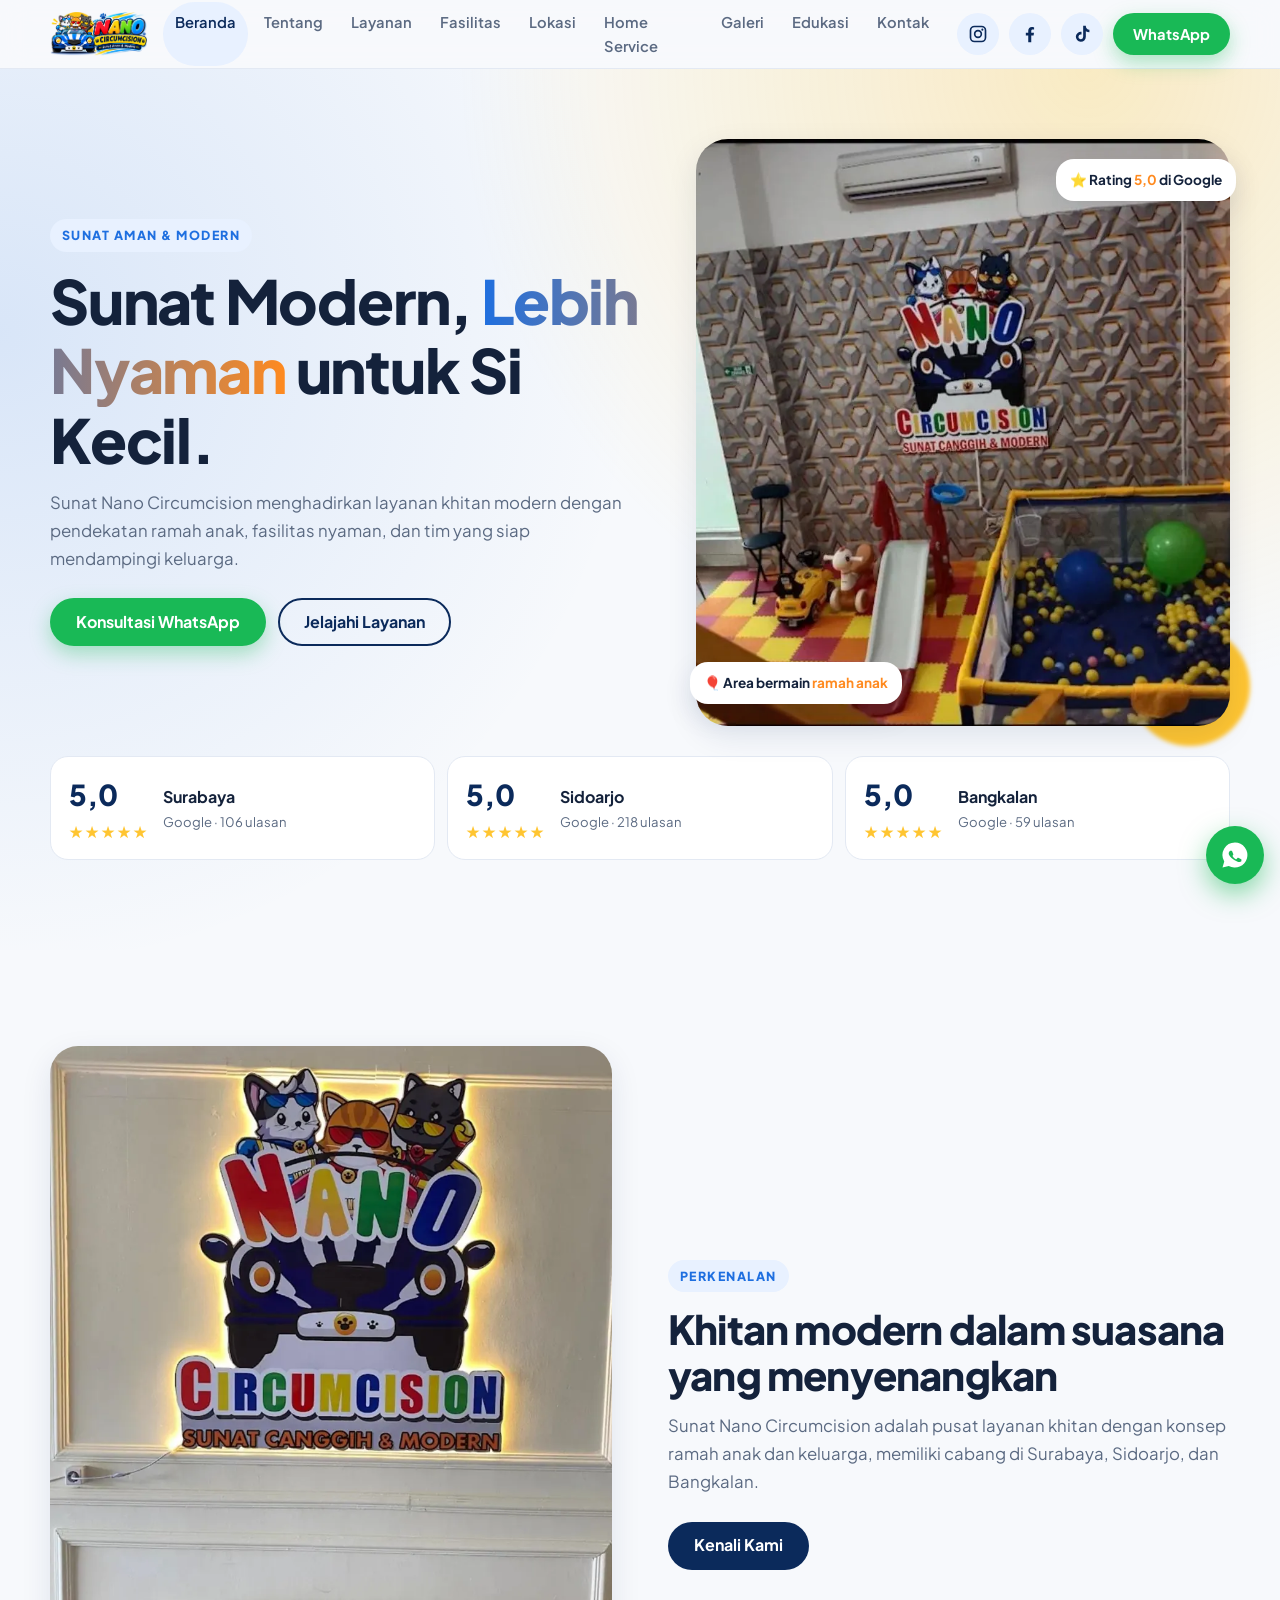
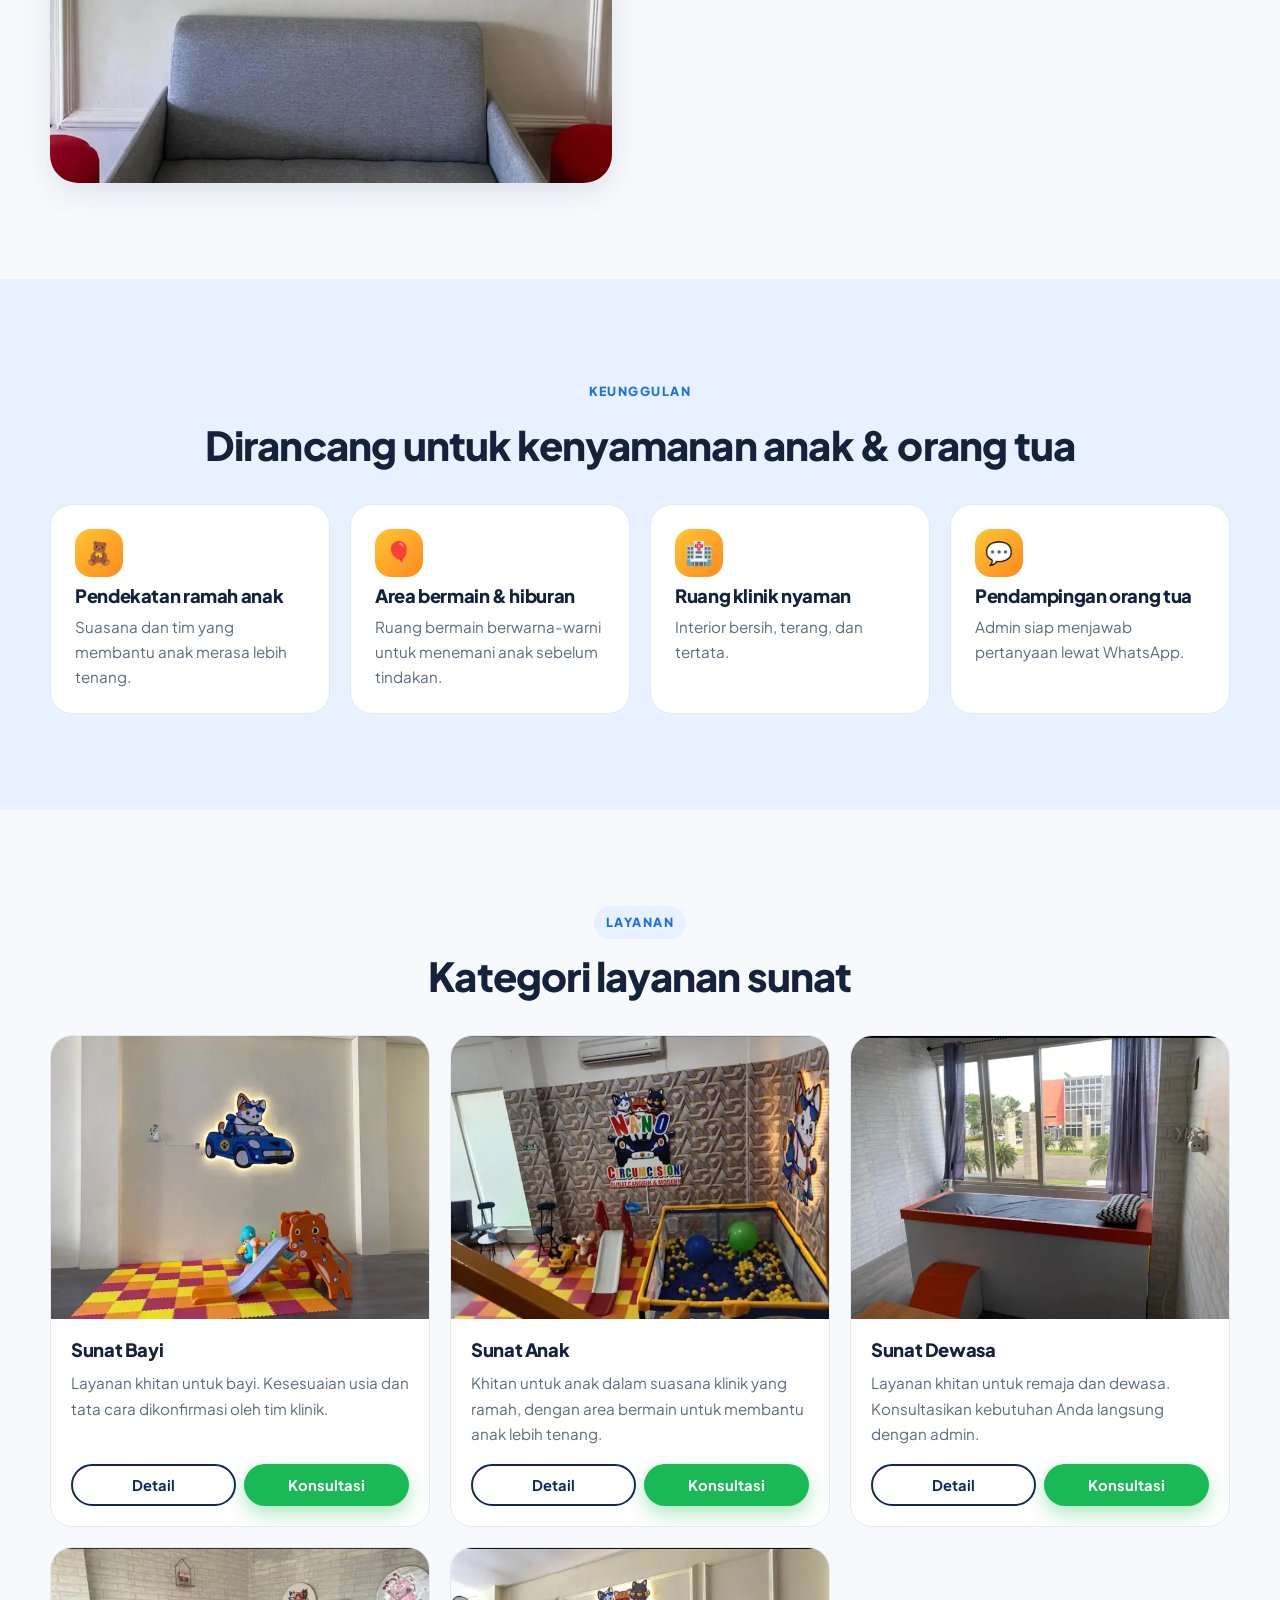
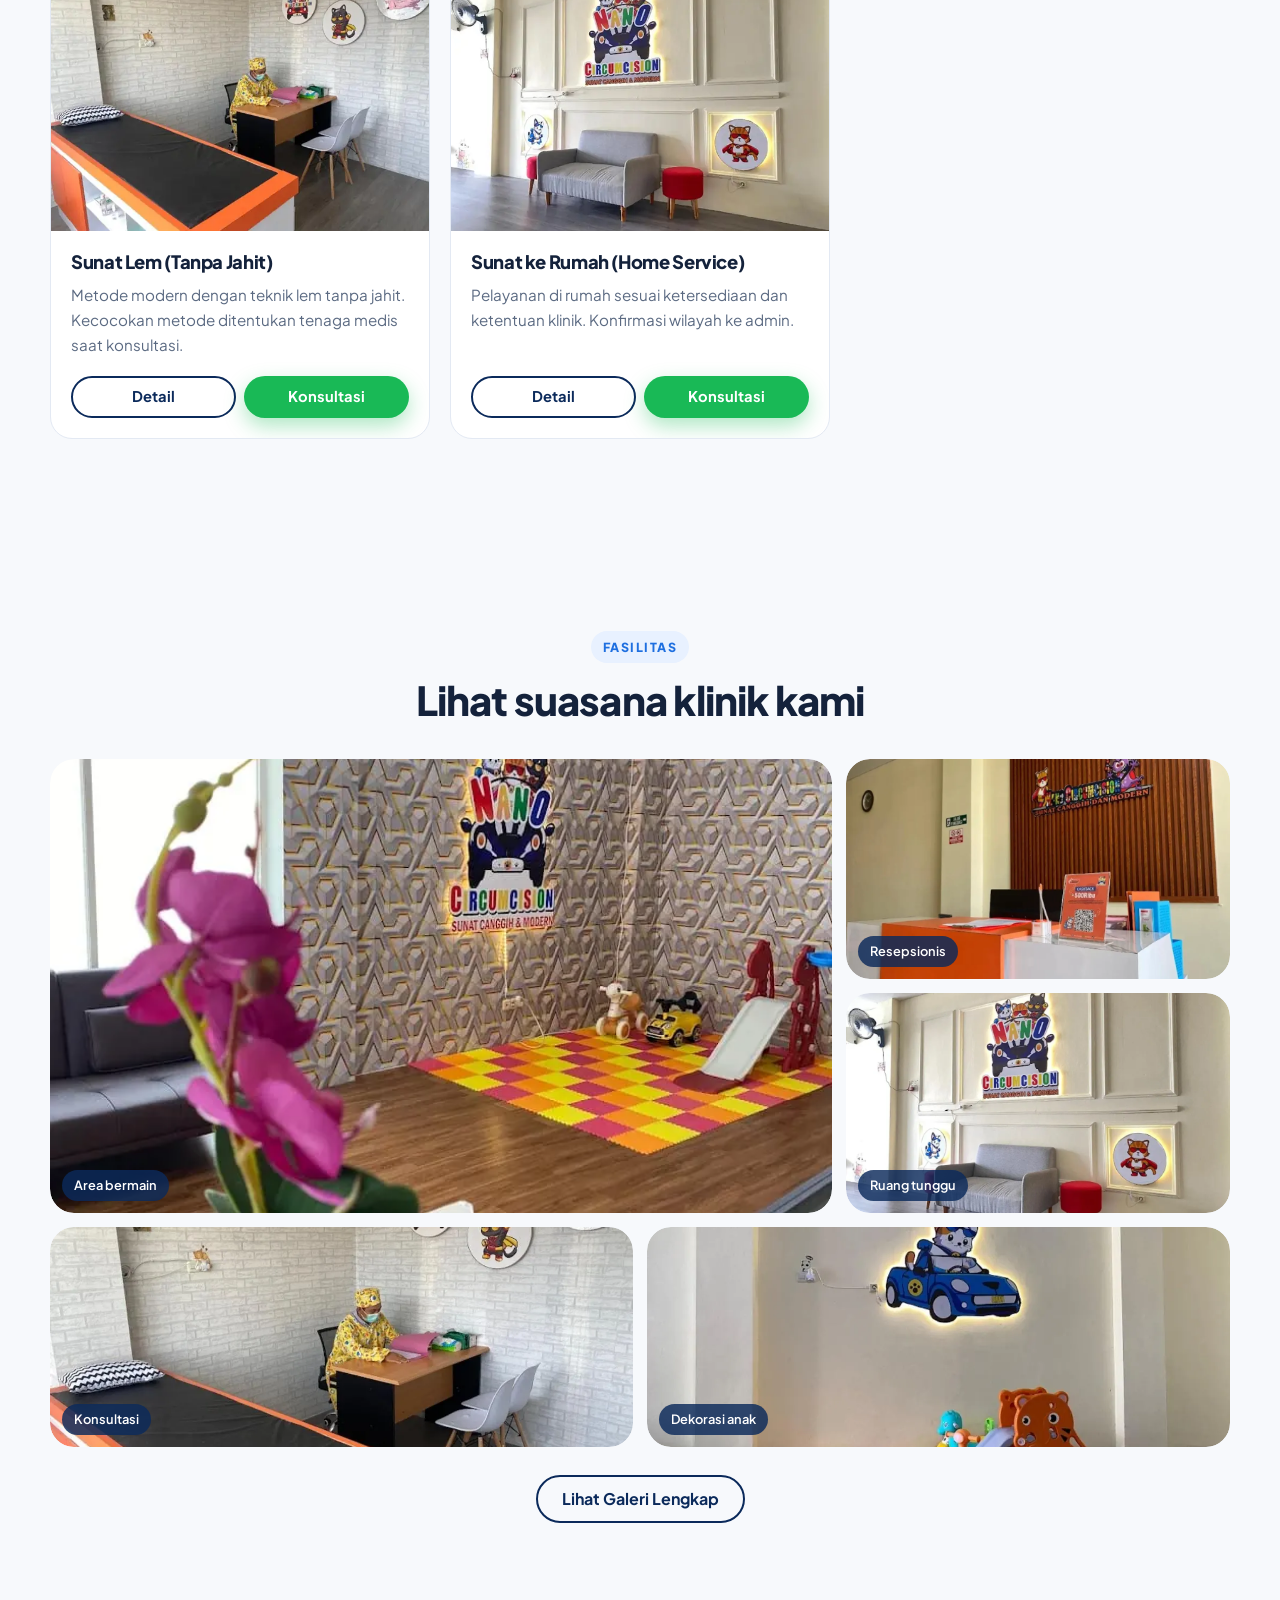
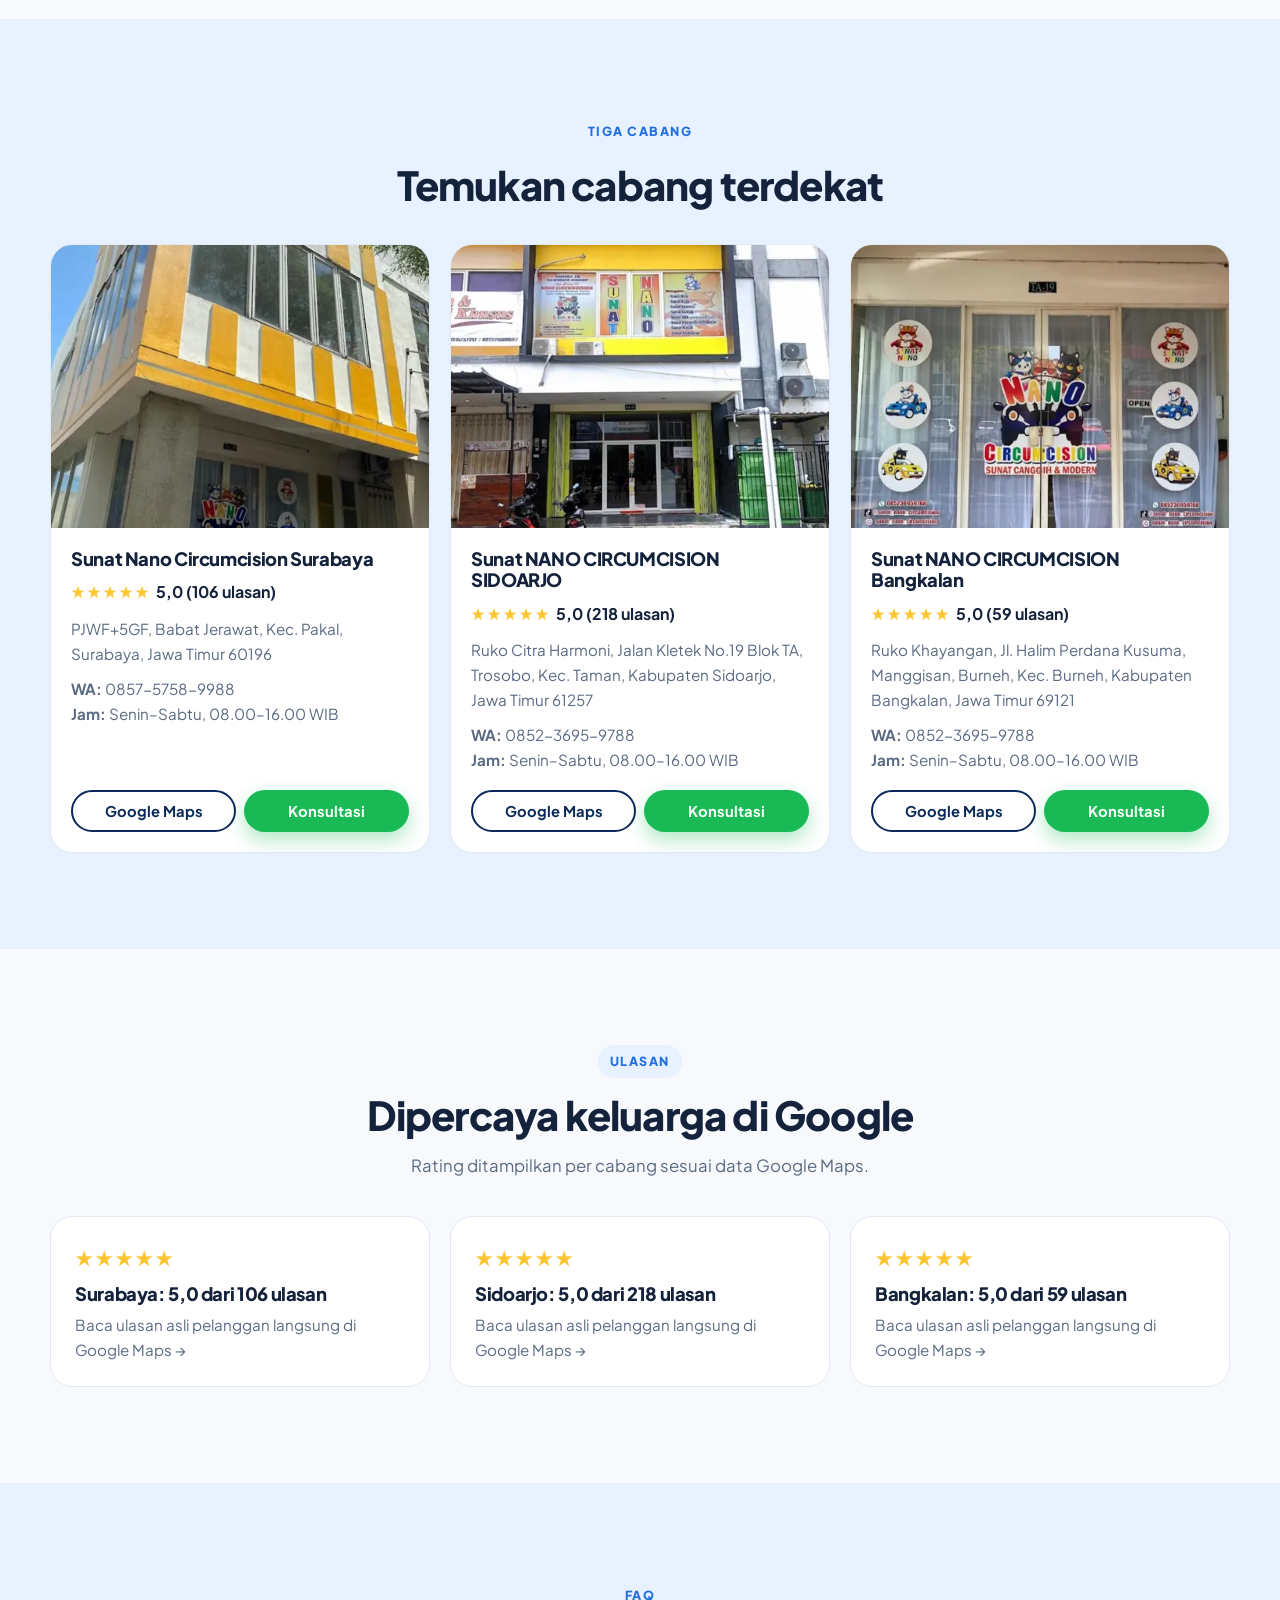
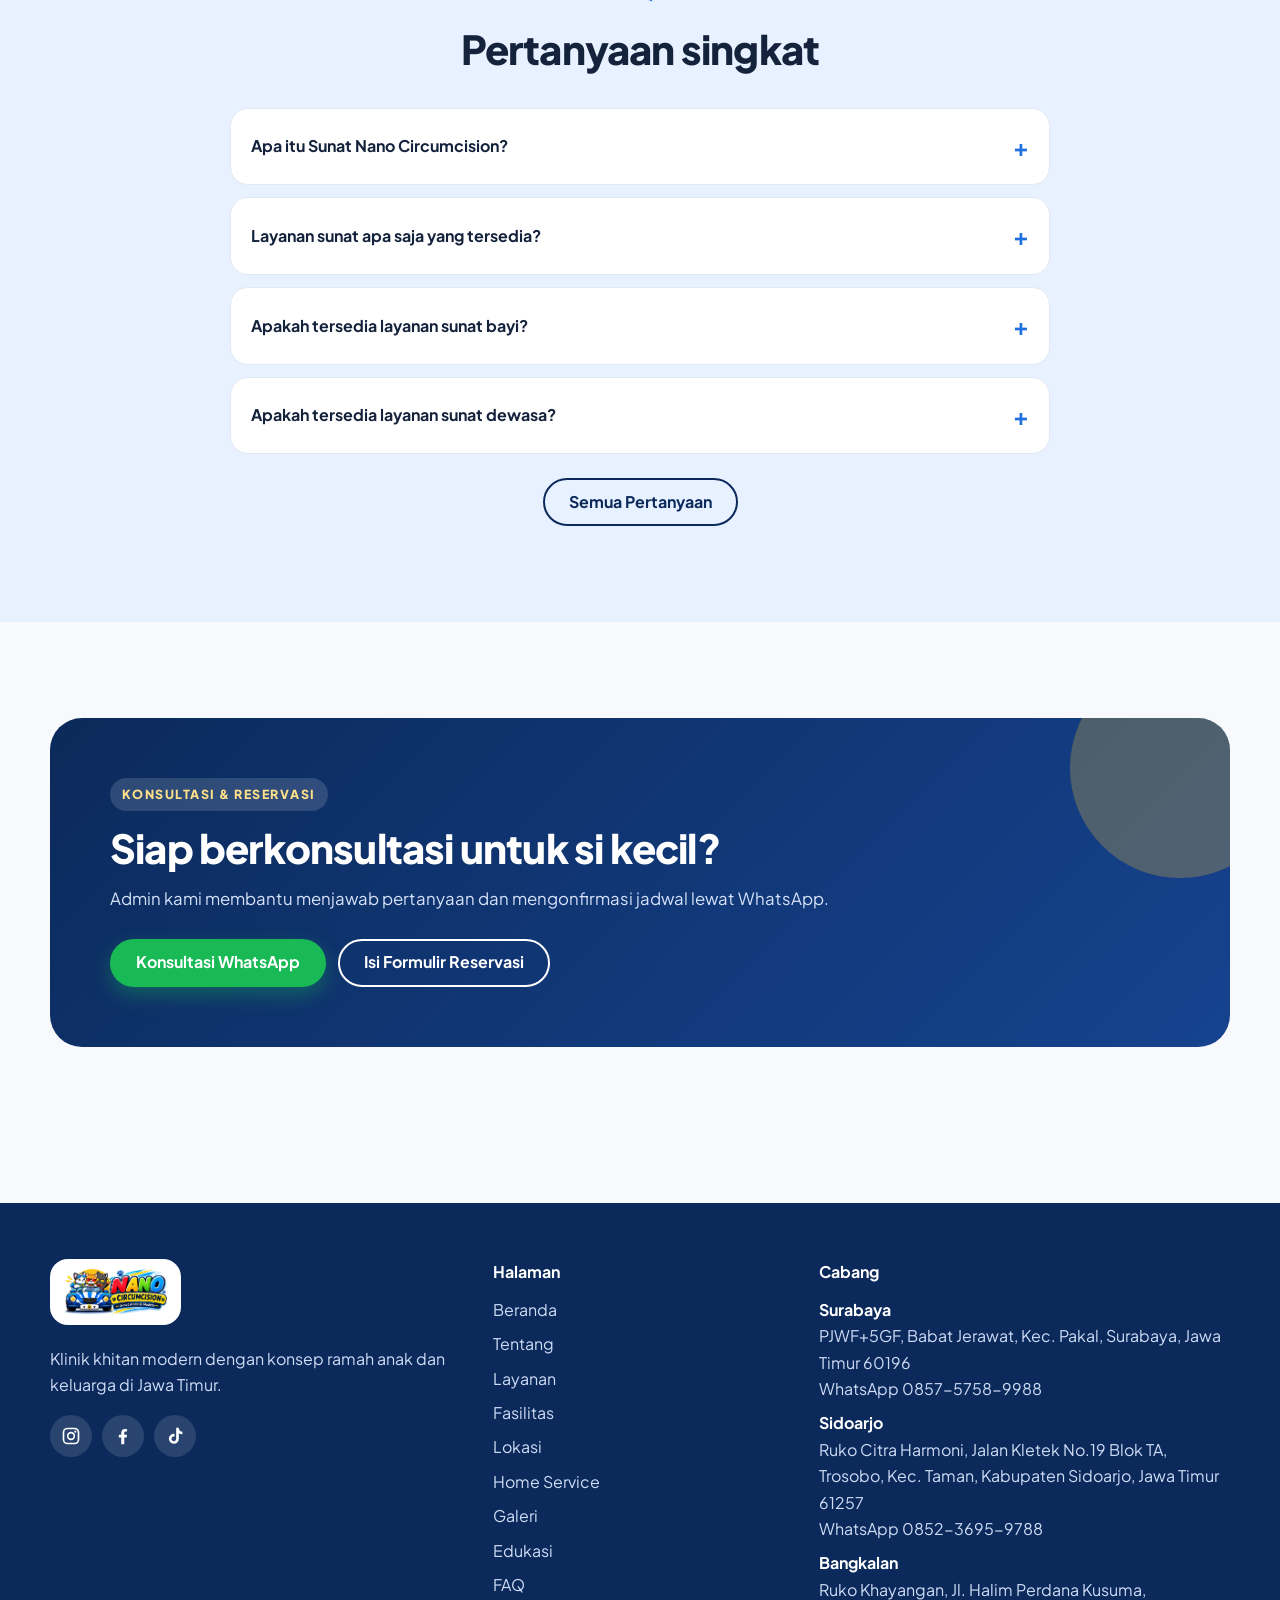
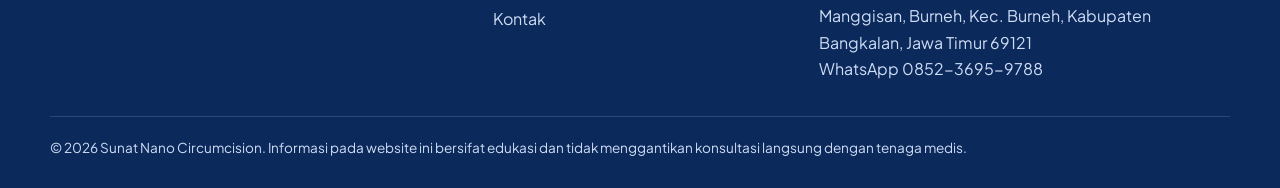
<file: index.html>
<!doctype html><html lang="id"><head><meta charset="utf-8"><meta name="viewport" content="width=device-width,initial-scale=1,viewport-fit=cover">
<title>Sunat Nano Circumcision | Sunat Modern Ramah Anak di Surabaya, Sidoarjo &amp; Bangkalan</title><meta name="description" content="Klinik khitan modern ramah anak di Surabaya, Sidoarjo, dan Bangkalan. Konsultasi dan reservasi mudah lewat WhatsApp.">
<meta property="og:title" content="Sunat Nano Circumcision | Sunat Modern Ramah Anak di Surabaya, Sidoarjo &amp; Bangkalan"><meta property="og:description" content="Klinik khitan modern ramah anak di Surabaya, Sidoarjo, dan Bangkalan. Konsultasi dan reservasi mudah lewat WhatsApp."><meta property="og:type" content="website"><meta property="og:image" content="assets/img/og.jpg"><meta name="theme-color" content="#0b2a5b">
<link rel="icon" href="assets/img/favicon.png"><link rel="preconnect" href="https://fonts.googleapis.com"><link rel="preconnect" href="https://fonts.gstatic.com" crossorigin>
<link href="https://fonts.googleapis.com/css2?family=Plus+Jakarta+Sans:wght@400;600;700;800&display=swap" rel="stylesheet"><link rel="stylesheet" href="assets/style.css"></head>
<body><div id="hdr"></div><main>
<section class="hero"><div class="wrap grid"><div><span class="eyebrow">Sunat Aman &amp; Modern</span><h1>Sunat Modern, <span>Lebih Nyaman</span> untuk Si Kecil.</h1><p class="lead">Sunat Nano Circumcision menghadirkan layanan khitan modern dengan pendekatan ramah anak, fasilitas nyaman, dan tim yang siap mendampingi keluarga.</p>
<div class="cta-row"><a class="btn btn-wa" href="https://wa.me/6285757589988?text=Halo%20Sunat%20Nano%20Circumcision%2C%20saya%20ingin%20berkonsultasi." target="_blank" rel="noopener">Konsultasi WhatsApp</a><a class="btn btn-out" href="layanan.html">Jelajahi Layanan</a></div></div>
<div class="hero-img"><div class="blob" style="width:120px;height:120px;background:var(--yellow);right:-20px;bottom:-20px"></div><img src="assets/img/play-1.webp" alt="Area bermain ramah anak di klinik Nano Circumcision" loading="lazy" class="main" fetchpriority="high" loading="eager"><div class="float a">🎈 Area bermain <b>ramah anak</b></div><div class="float b">⭐ Rating <b>5,0</b> di Google</div></div></div>
<div class="wrap"><div class="ratings" data-render="ratings"></div></div></section>
<section><div class="wrap split"><div class="im rv"><img src="assets/img/logo-wall.webp" alt="Logo Nano Circumcision pada dinding klinik" loading="lazy" ></div><div class="rv"><span class="eyebrow">Perkenalan</span><h2>Khitan modern dalam suasana yang menyenangkan</h2><p class="lead">Sunat Nano Circumcision adalah pusat layanan khitan dengan konsep ramah anak dan keluarga, memiliki cabang di Surabaya, Sidoarjo, dan Bangkalan.</p><div class="cta-row"><a class="btn btn-pri" href="tentang.html">Kenali Kami</a></div></div></div></section>
<section style="background:var(--sky)"><div class="wrap"><div class="center"><span class="eyebrow">Keunggulan</span><h2>Dirancang untuk kenyamanan anak &amp; orang tua</h2></div><div class="grid-c c4" data-render="features"></div></div></section>
<section><div class="wrap"><div class="center"><span class="eyebrow">Layanan</span><h2>Kategori layanan sunat</h2></div><div class="grid-c c3" data-render="services"></div></div></section>
<section><div class="wrap"><div class="center"><span class="eyebrow">Fasilitas</span><h2>Lihat suasana klinik kami</h2></div><div class="editorial"><figure class="rv"><img src="assets/img/play-2.webp" alt="Area bermain" loading="lazy" ><figcaption>Area bermain</figcaption></figure><figure class="rv"><img src="assets/img/reception.webp" alt="Resepsionis" loading="lazy" ><figcaption>Resepsionis</figcaption></figure><figure class="rv"><img src="assets/img/lounge.webp" alt="Ruang tunggu" loading="lazy" ><figcaption>Ruang tunggu</figcaption></figure><figure class="rv"><img src="assets/img/consult-1.webp" alt="Ruang konsultasi" loading="lazy" ><figcaption>Konsultasi</figcaption></figure><figure class="rv"><img src="assets/img/play-3.webp" alt="Perosotan mini" loading="lazy" ><figcaption>Dekorasi anak</figcaption></figure></div><div class="center" style="margin-top:28px"><a class="btn btn-out" href="galeri.html">Lihat Galeri Lengkap</a></div></div></section>
<section style="background:var(--sky)"><div class="wrap"><div class="center"><span class="eyebrow">Tiga Cabang</span><h2>Temukan cabang terdekat</h2></div><div class="grid-c c3" data-render="branches"></div></div></section>
<section><div class="wrap"><div class="center"><span class="eyebrow">Ulasan</span><h2>Dipercaya keluarga di Google</h2><p class="lead">Rating ditampilkan per cabang sesuai data Google Maps.</p></div><div class="grid-c c3" data-render="reviews"></div></div></section>
<section style="background:var(--sky)"><div class="wrap"><div class="center"><span class="eyebrow">FAQ</span><h2>Pertanyaan singkat</h2></div><div class="acc" data-render="faq" data-n="4"></div><div class="center" style="margin-top:24px"><a class="btn btn-out" href="faq.html">Semua Pertanyaan</a></div></div></section><section><div class="wrap"><div class="band rv"><span class="eyebrow">Konsultasi &amp; Reservasi</span><h2>Siap berkonsultasi untuk si kecil?</h2><p class="lead">Admin kami membantu menjawab pertanyaan dan mengonfirmasi jadwal lewat WhatsApp.</p><div class="cta-row"><a class="btn btn-wa" href="https://wa.me/6285757589988?text=Halo%20Sunat%20Nano%20Circumcision%2C%20saya%20ingin%20berkonsultasi." target="_blank" rel="noopener">Konsultasi WhatsApp</a><a class="btn btn-out" style="border-color:#fff;color:#fff" href="kontak.html">Isi Formulir Reservasi</a></div></div></div></section></main><div id="ftr"></div><script src="assets/data.js"></script><script src="assets/app.js"></script></body></html>
</file>
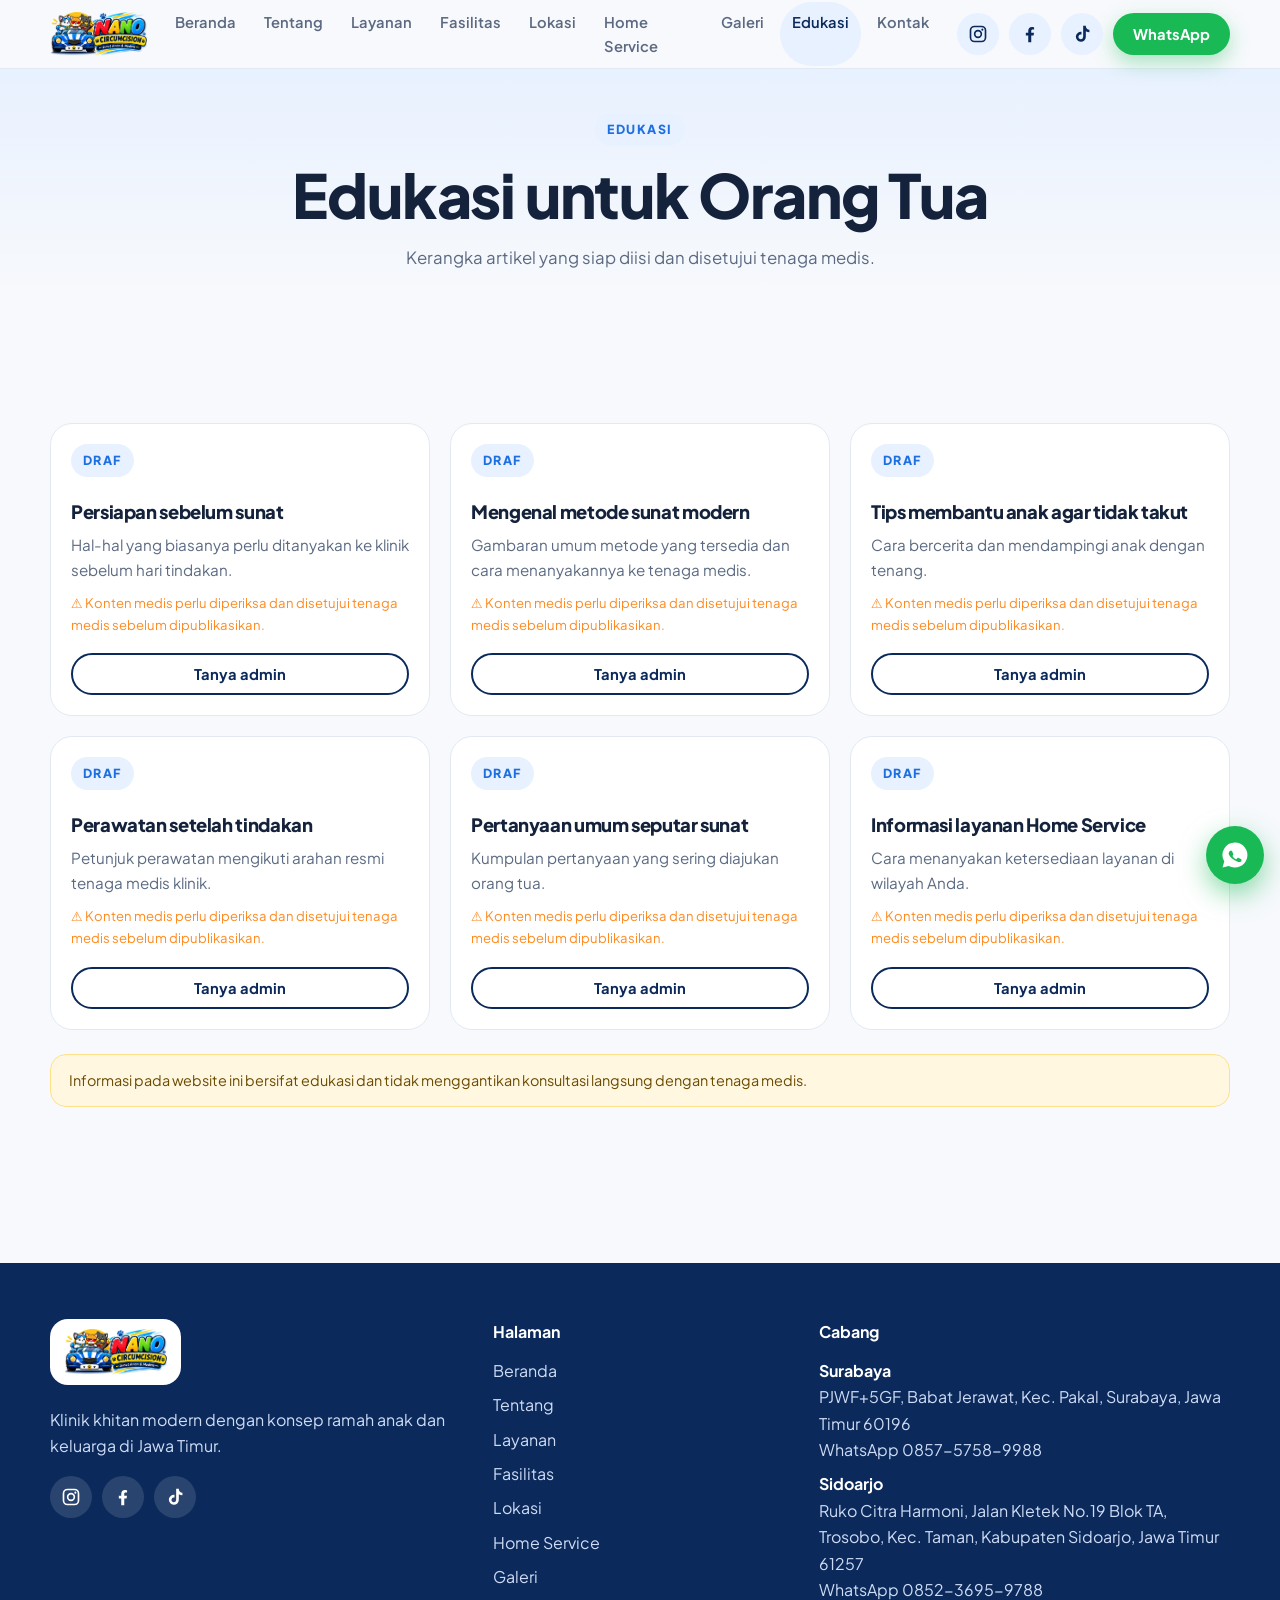
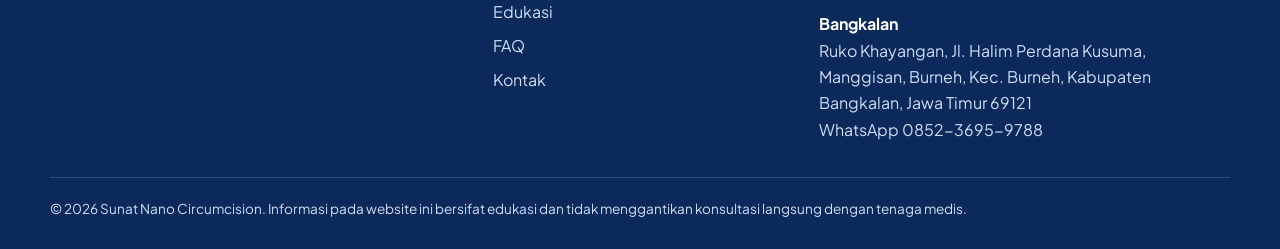
<file: edukasi.html>
<!doctype html><html lang="id"><head><meta charset="utf-8"><meta name="viewport" content="width=device-width,initial-scale=1,viewport-fit=cover">
<title>Edukasi &amp; Artikel Sunat untuk Orang Tua</title><meta name="description" content="Artikel edukasi untuk orang tua tentang persiapan, metode, dan perawatan sunat. Wajib diverifikasi tenaga medis.">
<meta property="og:title" content="Edukasi &amp; Artikel Sunat untuk Orang Tua"><meta property="og:description" content="Artikel edukasi untuk orang tua tentang persiapan, metode, dan perawatan sunat. Wajib diverifikasi tenaga medis."><meta property="og:type" content="website"><meta property="og:image" content="assets/img/og.jpg"><meta name="theme-color" content="#0b2a5b">
<link rel="icon" href="assets/img/favicon.png"><link rel="preconnect" href="https://fonts.googleapis.com"><link rel="preconnect" href="https://fonts.gstatic.com" crossorigin>
<link href="https://fonts.googleapis.com/css2?family=Plus+Jakarta+Sans:wght@400;600;700;800&display=swap" rel="stylesheet"><link rel="stylesheet" href="assets/style.css"></head>
<body><div id="hdr"></div><main><div class="phead"><div class="wrap center"><span class="eyebrow">Edukasi</span><h1>Edukasi untuk Orang Tua</h1><p class="lead">Kerangka artikel yang siap diisi dan disetujui tenaga medis.</p></div></div><section><div class="wrap"><div class="grid-c c3" data-render="articles"></div><p class="notice">Informasi pada website ini bersifat edukasi dan tidak menggantikan konsultasi langsung dengan tenaga medis.</p></div></section></main><div id="ftr"></div><script src="assets/data.js"></script><script src="assets/app.js"></script></body></html>
</file>
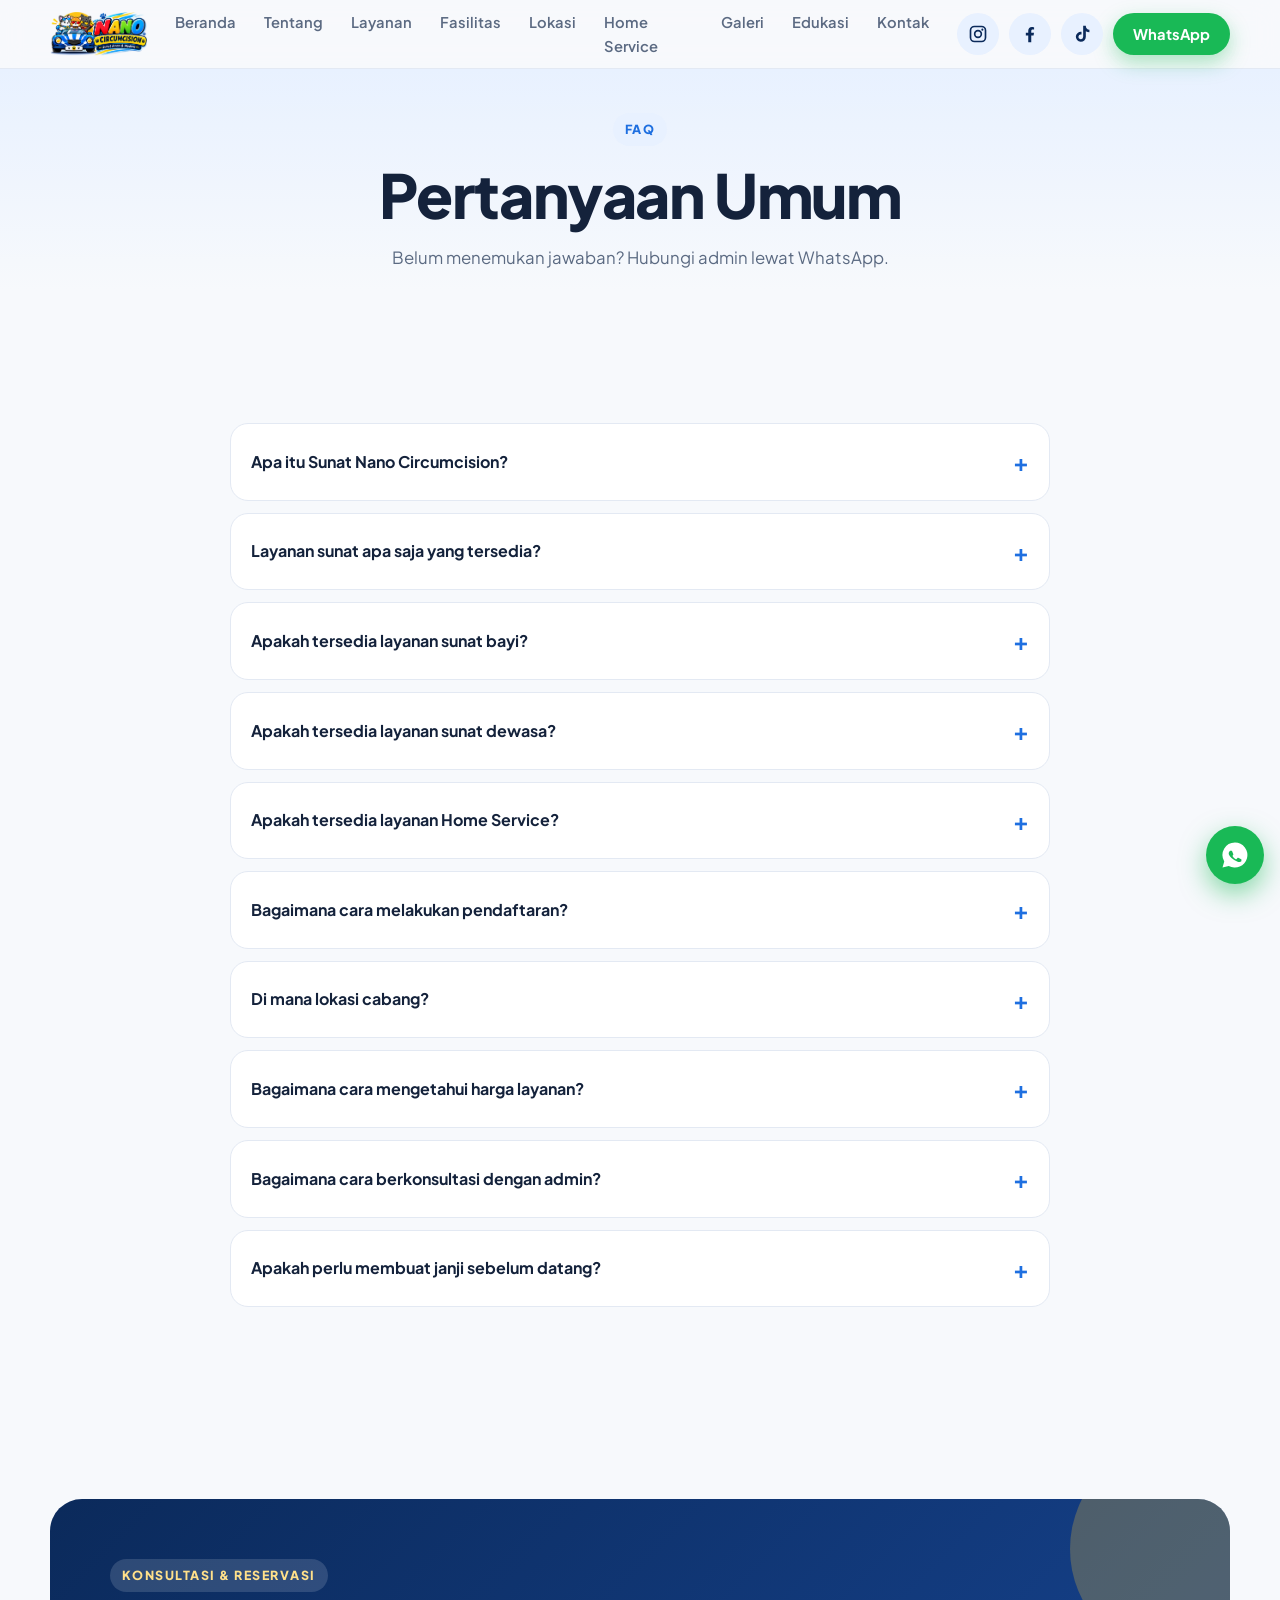
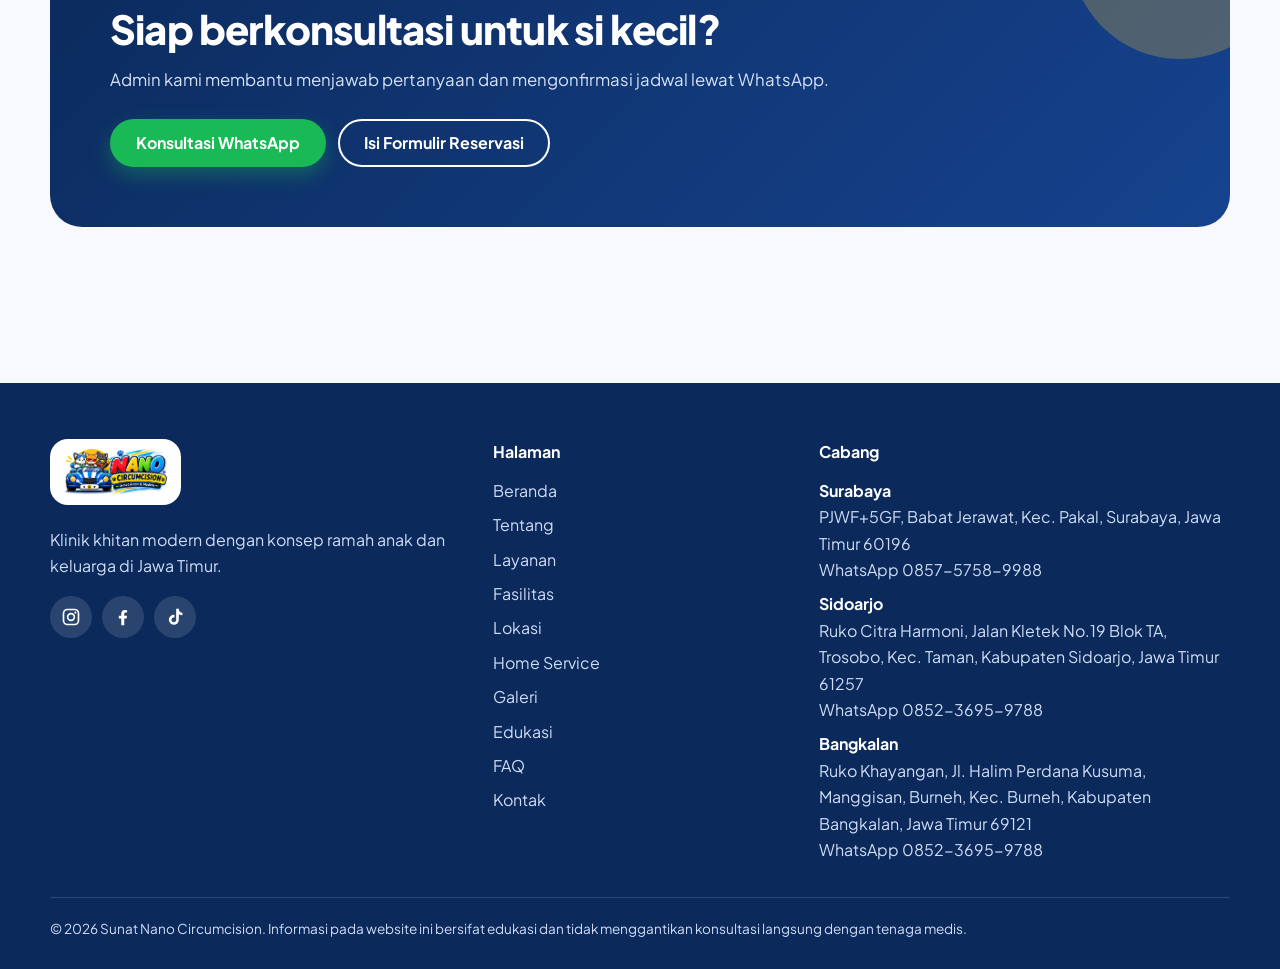
<file: faq.html>
<!doctype html><html lang="id"><head><meta charset="utf-8"><meta name="viewport" content="width=device-width,initial-scale=1,viewport-fit=cover">
<title>FAQ Sunat Nano Circumcision</title><meta name="description" content="Pertanyaan umum seputar layanan, pendaftaran, lokasi, dan konsultasi di Sunat Nano Circumcision.">
<meta property="og:title" content="FAQ Sunat Nano Circumcision"><meta property="og:description" content="Pertanyaan umum seputar layanan, pendaftaran, lokasi, dan konsultasi di Sunat Nano Circumcision."><meta property="og:type" content="website"><meta property="og:image" content="assets/img/og.jpg"><meta name="theme-color" content="#0b2a5b">
<link rel="icon" href="assets/img/favicon.png"><link rel="preconnect" href="https://fonts.googleapis.com"><link rel="preconnect" href="https://fonts.gstatic.com" crossorigin>
<link href="https://fonts.googleapis.com/css2?family=Plus+Jakarta+Sans:wght@400;600;700;800&display=swap" rel="stylesheet"><link rel="stylesheet" href="assets/style.css"></head>
<body><div id="hdr"></div><main><div class="phead"><div class="wrap center"><span class="eyebrow">FAQ</span><h1>Pertanyaan Umum</h1><p class="lead">Belum menemukan jawaban? Hubungi admin lewat WhatsApp.</p></div></div><section><div class="wrap"><div class="acc" data-render="faq"></div></div></section><section><div class="wrap"><div class="band rv"><span class="eyebrow">Konsultasi &amp; Reservasi</span><h2>Siap berkonsultasi untuk si kecil?</h2><p class="lead">Admin kami membantu menjawab pertanyaan dan mengonfirmasi jadwal lewat WhatsApp.</p><div class="cta-row"><a class="btn btn-wa" href="https://wa.me/6285757589988?text=Halo%20Sunat%20Nano%20Circumcision%2C%20saya%20ingin%20berkonsultasi." target="_blank" rel="noopener">Konsultasi WhatsApp</a><a class="btn btn-out" style="border-color:#fff;color:#fff" href="kontak.html">Isi Formulir Reservasi</a></div></div></div></section></main><div id="ftr"></div><script src="assets/data.js"></script><script src="assets/app.js"></script></body></html>
</file>
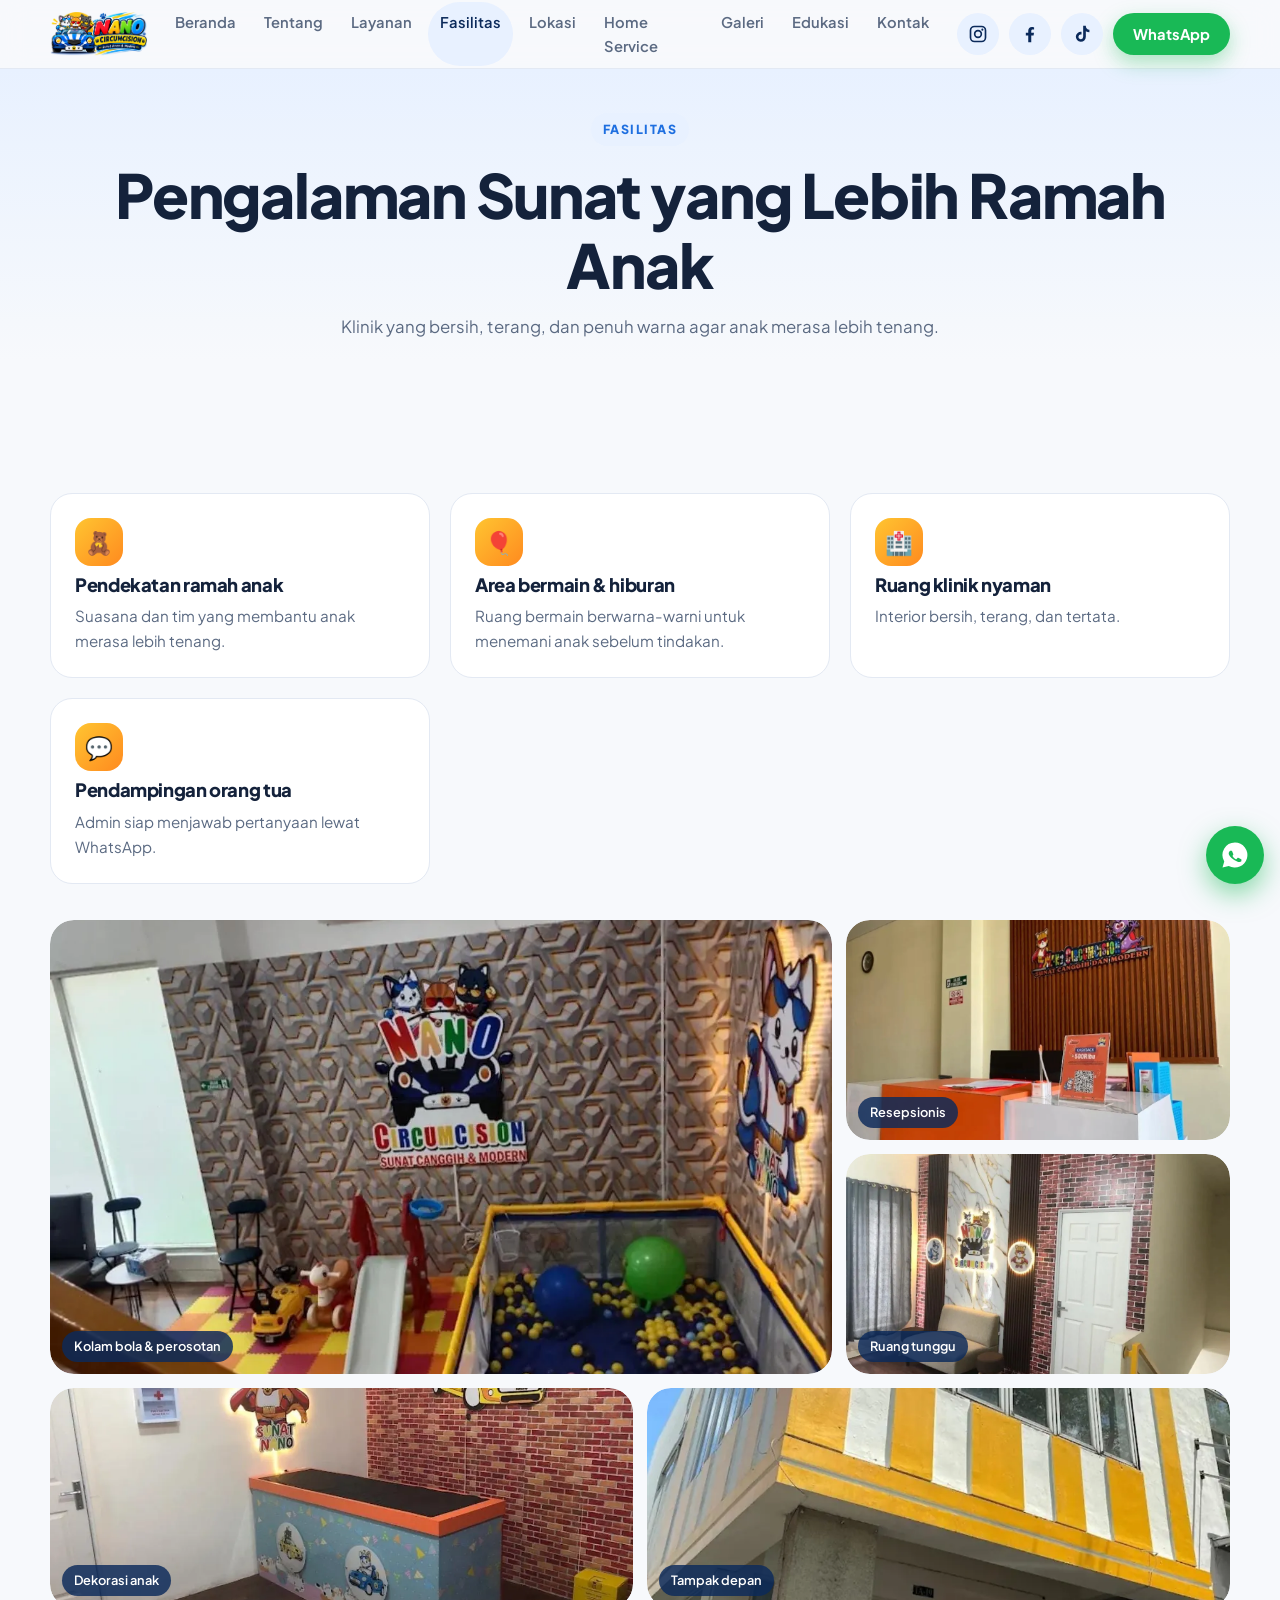
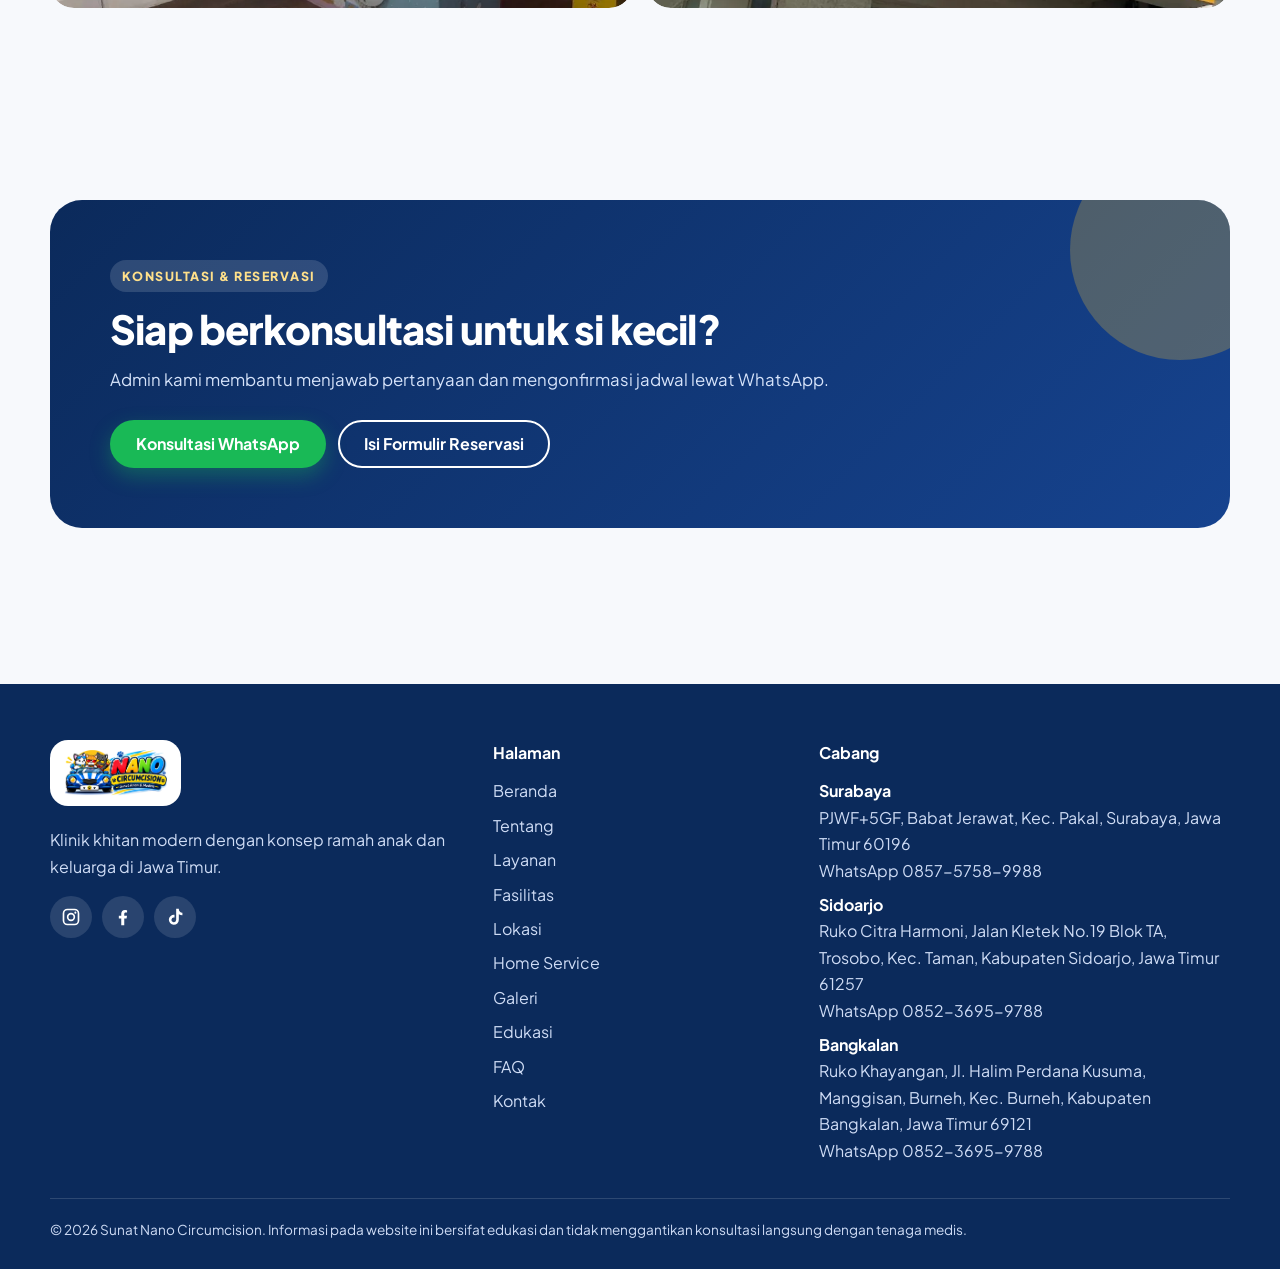
<file: fasilitas.html>
<!doctype html><html lang="id"><head><meta charset="utf-8"><meta name="viewport" content="width=device-width,initial-scale=1,viewport-fit=cover">
<title>Fasilitas Ramah Anak | Sunat Nano Circumcision</title><meta name="description" content="Ruang bermain, resepsionis, ruang tunggu, dan ruang konsultasi yang nyaman di Sunat Nano Circumcision.">
<meta property="og:title" content="Fasilitas Ramah Anak | Sunat Nano Circumcision"><meta property="og:description" content="Ruang bermain, resepsionis, ruang tunggu, dan ruang konsultasi yang nyaman di Sunat Nano Circumcision."><meta property="og:type" content="website"><meta property="og:image" content="assets/img/og.jpg"><meta name="theme-color" content="#0b2a5b">
<link rel="icon" href="assets/img/favicon.png"><link rel="preconnect" href="https://fonts.googleapis.com"><link rel="preconnect" href="https://fonts.gstatic.com" crossorigin>
<link href="https://fonts.googleapis.com/css2?family=Plus+Jakarta+Sans:wght@400;600;700;800&display=swap" rel="stylesheet"><link rel="stylesheet" href="assets/style.css"></head>
<body><div id="hdr"></div><main><div class="phead"><div class="wrap center"><span class="eyebrow">Fasilitas</span><h1>Pengalaman Sunat yang Lebih Ramah Anak</h1><p class="lead">Klinik yang bersih, terang, dan penuh warna agar anak merasa lebih tenang.</p></div></div>
<section><div class="wrap"><div class="grid-c c3" data-render="features"></div><div class="editorial"><figure class="rv"><img src="assets/img/play-1.webp" alt="Kolam bola dan perosotan" loading="lazy" ><figcaption>Kolam bola &amp; perosotan</figcaption></figure><figure class="rv"><img src="assets/img/reception.webp" alt="Resepsionis" loading="lazy" ><figcaption>Resepsionis</figcaption></figure><figure class="rv"><img src="assets/img/waiting.webp" alt="Ruang tunggu" loading="lazy" ><figcaption>Ruang tunggu</figcaption></figure><figure class="rv"><img src="assets/img/counter.webp" alt="Dekorasi anak" loading="lazy" ><figcaption>Dekorasi anak</figcaption></figure><figure class="rv"><img src="assets/img/building-1.webp" alt="Tampak depan klinik" loading="lazy" ><figcaption>Tampak depan</figcaption></figure></div></div></section><section><div class="wrap"><div class="band rv"><span class="eyebrow">Konsultasi &amp; Reservasi</span><h2>Siap berkonsultasi untuk si kecil?</h2><p class="lead">Admin kami membantu menjawab pertanyaan dan mengonfirmasi jadwal lewat WhatsApp.</p><div class="cta-row"><a class="btn btn-wa" href="https://wa.me/6285757589988?text=Halo%20Sunat%20Nano%20Circumcision%2C%20saya%20ingin%20berkonsultasi." target="_blank" rel="noopener">Konsultasi WhatsApp</a><a class="btn btn-out" style="border-color:#fff;color:#fff" href="kontak.html">Isi Formulir Reservasi</a></div></div></div></section></main><div id="ftr"></div><script src="assets/data.js"></script><script src="assets/app.js"></script></body></html>
</file>
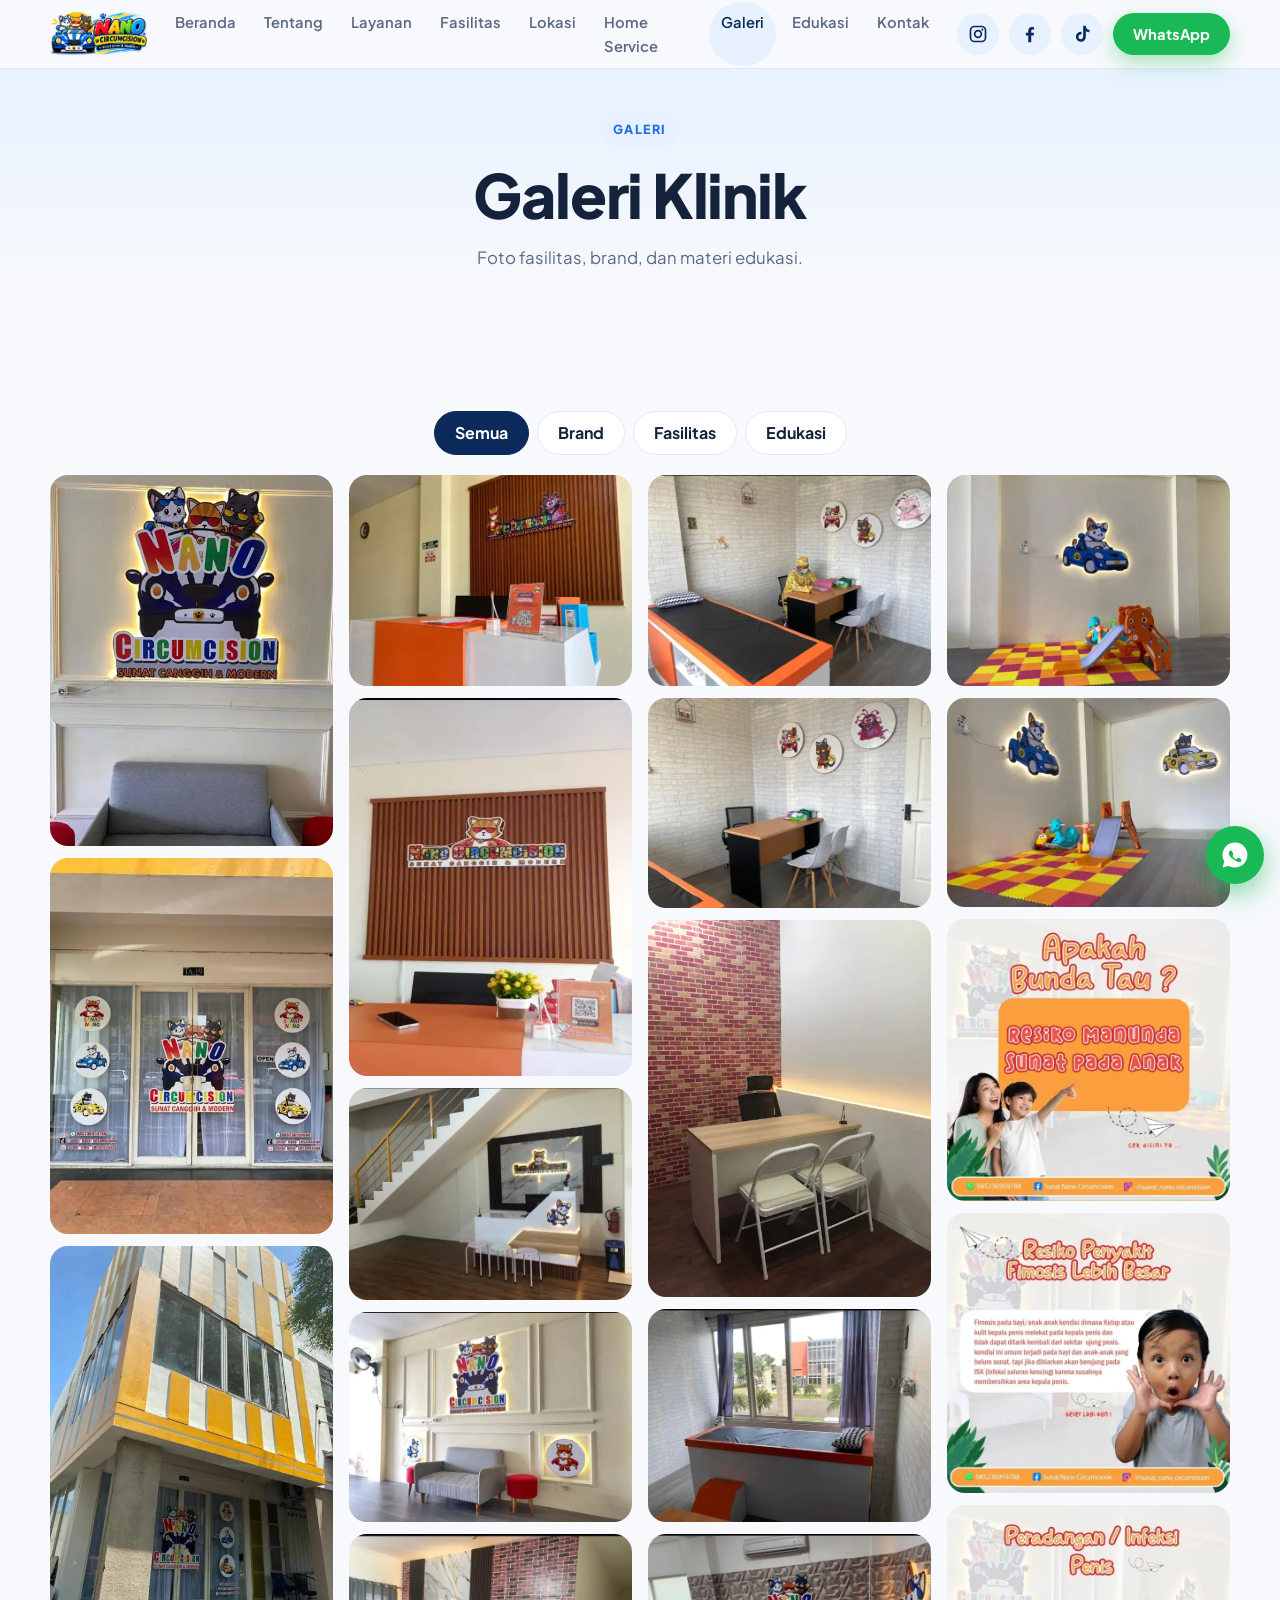
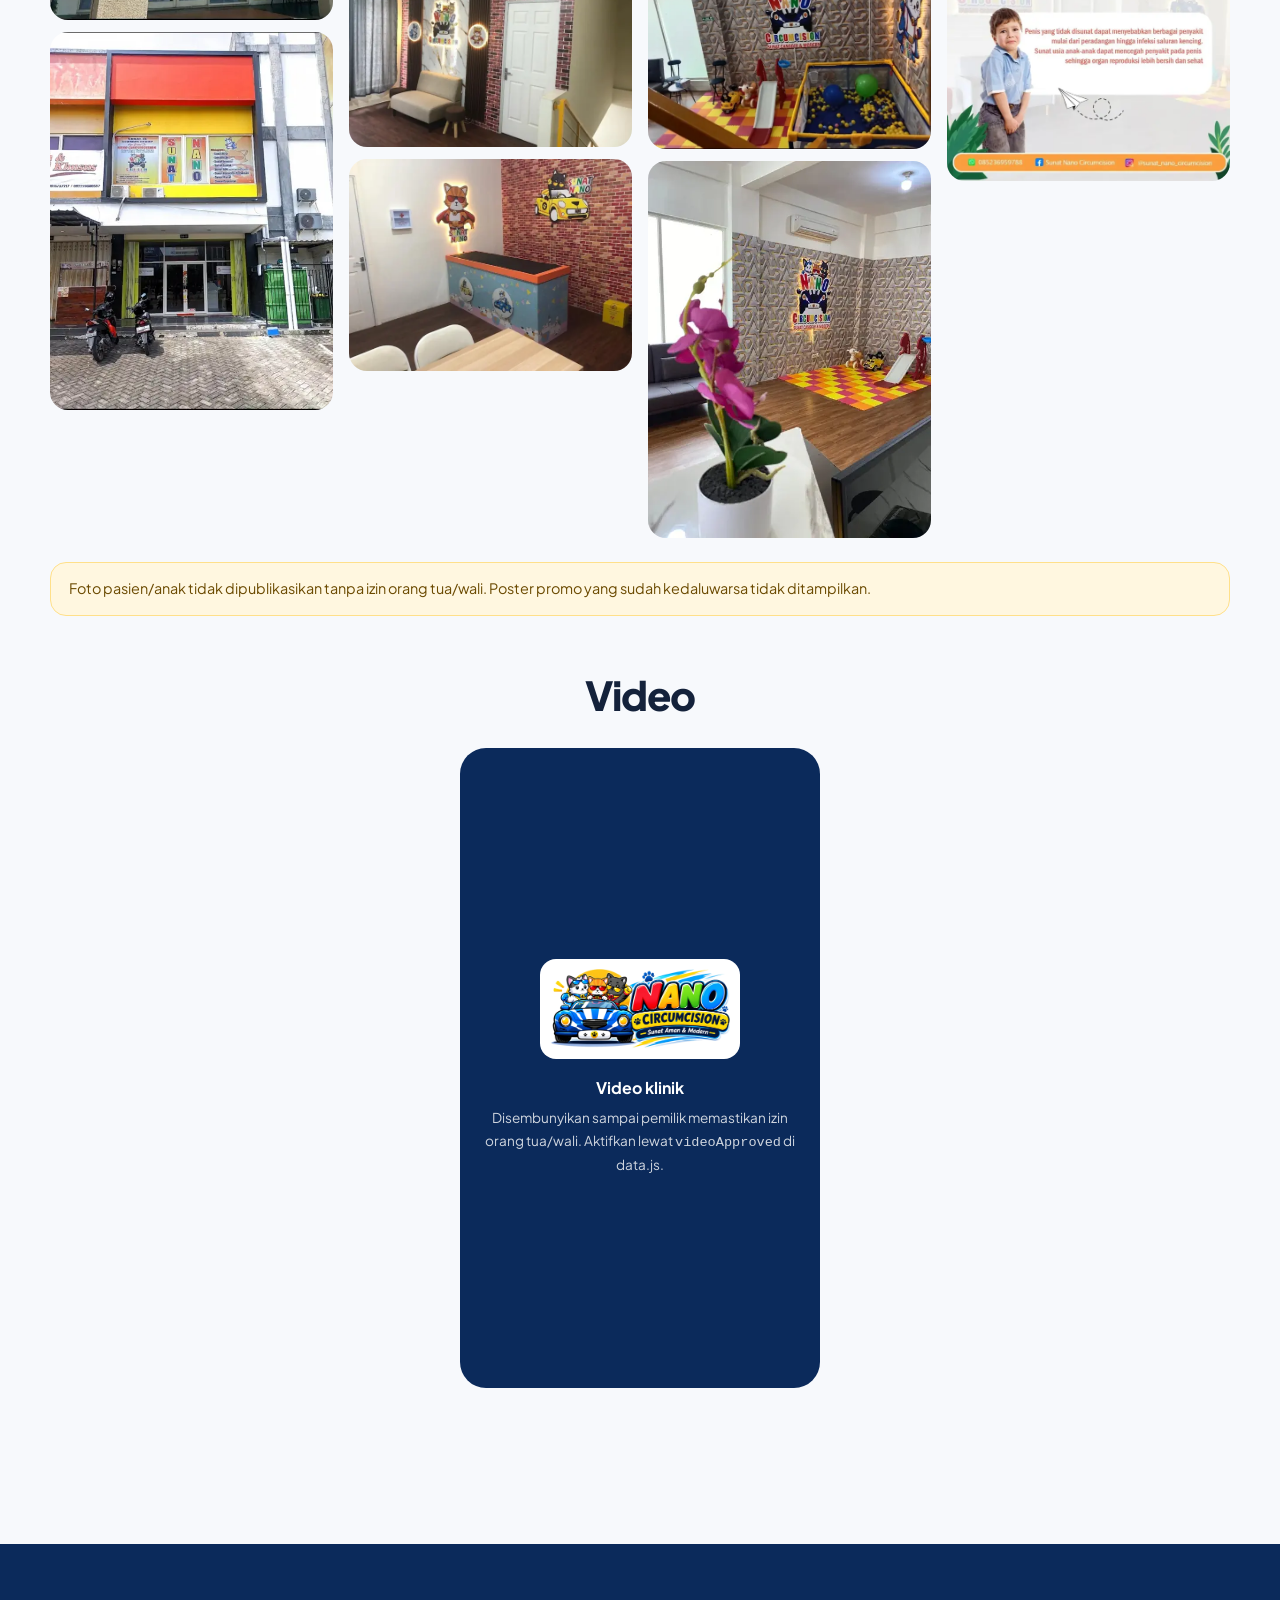
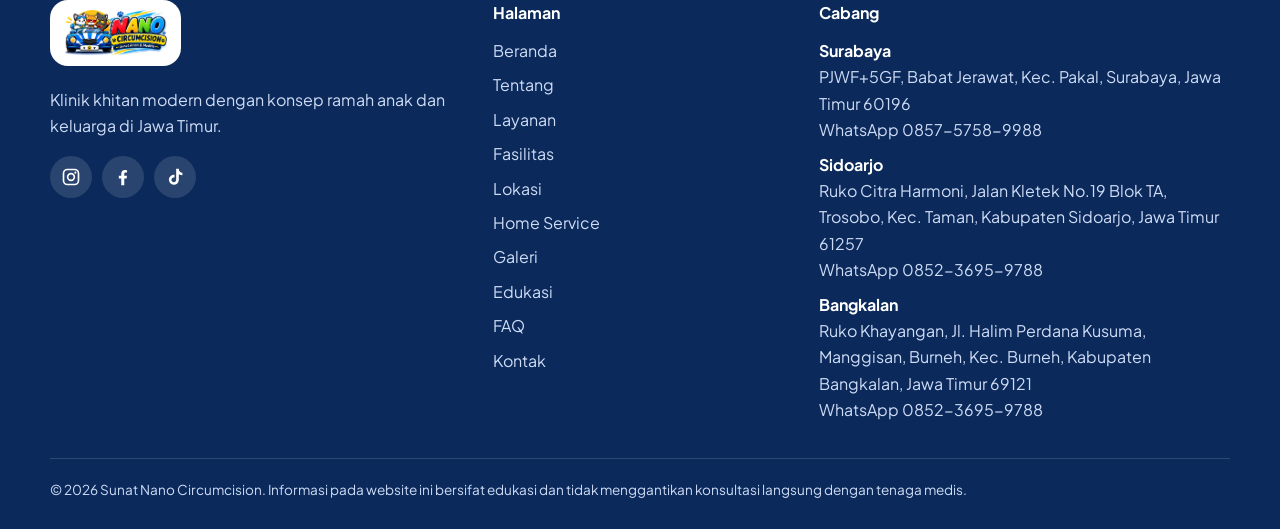
<file: galeri.html>
<!doctype html><html lang="id"><head><meta charset="utf-8"><meta name="viewport" content="width=device-width,initial-scale=1,viewport-fit=cover">
<title>Galeri Klinik | Sunat Nano Circumcision</title><meta name="description" content="Galeri foto fasilitas, identitas brand, dan materi edukasi Sunat Nano Circumcision.">
<meta property="og:title" content="Galeri Klinik | Sunat Nano Circumcision"><meta property="og:description" content="Galeri foto fasilitas, identitas brand, dan materi edukasi Sunat Nano Circumcision."><meta property="og:type" content="website"><meta property="og:image" content="assets/img/og.jpg"><meta name="theme-color" content="#0b2a5b">
<link rel="icon" href="assets/img/favicon.png"><link rel="preconnect" href="https://fonts.googleapis.com"><link rel="preconnect" href="https://fonts.gstatic.com" crossorigin>
<link href="https://fonts.googleapis.com/css2?family=Plus+Jakarta+Sans:wght@400;600;700;800&display=swap" rel="stylesheet"><link rel="stylesheet" href="assets/style.css"></head>
<body><div id="hdr"></div><main><div class="phead"><div class="wrap center"><span class="eyebrow">Galeri</span><h1>Galeri Klinik</h1><p class="lead">Foto fasilitas, brand, dan materi edukasi.</p></div></div>
<section><div class="wrap"><div id="gfilter" class="tabs" style="justify-content:center"><button class="tab on" data-f="all">Semua</button><button class="tab" data-f="brand">Brand</button><button class="tab" data-f="fasilitas">Fasilitas</button><button class="tab" data-f="edukasi">Edukasi</button></div><div class="masonry" id="gal"></div>
<p class="notice">Foto pasien/anak tidak dipublikasikan tanpa izin orang tua/wali. Poster promo yang sudah kedaluwarsa tidak ditampilkan.</p><h2 class="center" style="margin-top:56px">Video</h2><div class="vbox" id="vbox"></div></div></section></main><div id="ftr"></div><script src="assets/data.js"></script><script src="assets/app.js"></script></body></html>
</file>
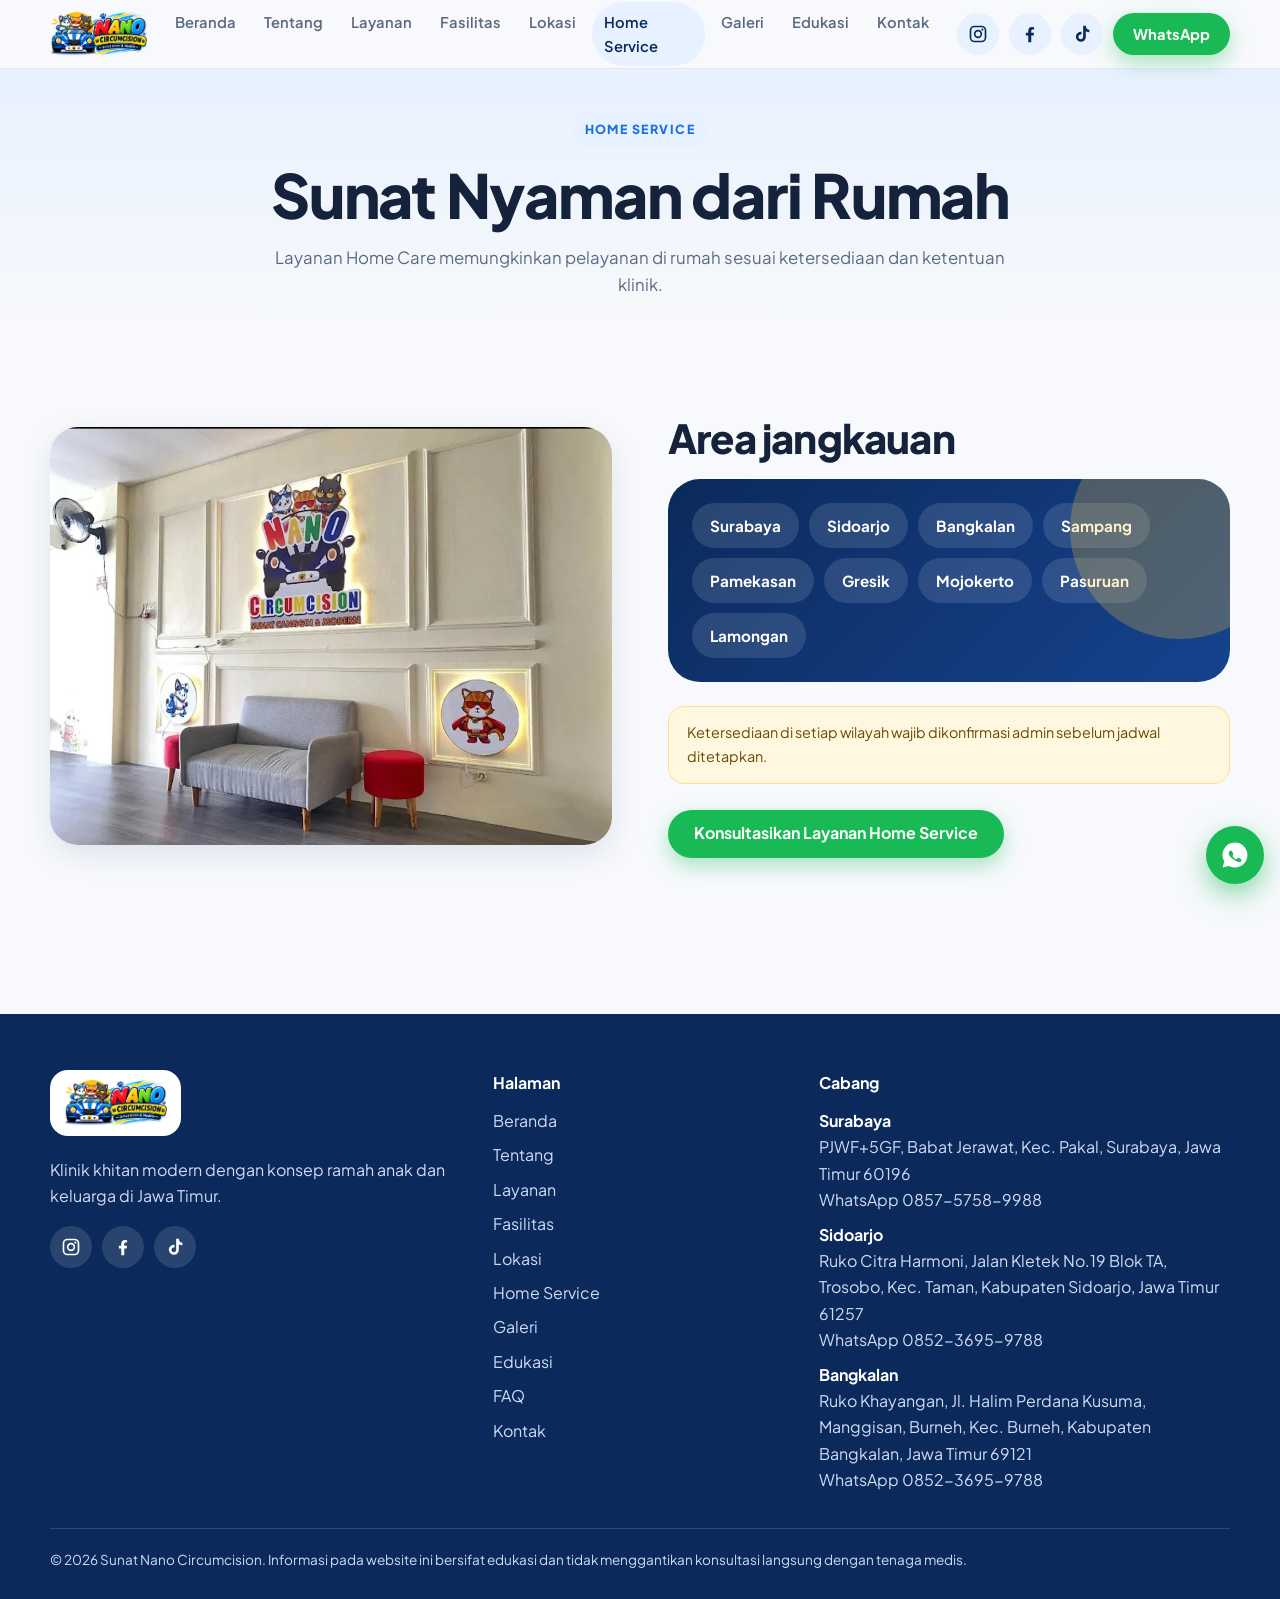
<file: home-service.html>
<!doctype html><html lang="id"><head><meta charset="utf-8"><meta name="viewport" content="width=device-width,initial-scale=1,viewport-fit=cover">
<title>Sunat ke Rumah (Home Service) | Sunat Nano Circumcision</title><meta name="description" content="Layanan sunat Home Service Nano Circumcision untuk wilayah Jawa Timur. Konfirmasi ketersediaan ke admin.">
<meta property="og:title" content="Sunat ke Rumah (Home Service) | Sunat Nano Circumcision"><meta property="og:description" content="Layanan sunat Home Service Nano Circumcision untuk wilayah Jawa Timur. Konfirmasi ketersediaan ke admin."><meta property="og:type" content="website"><meta property="og:image" content="assets/img/og.jpg"><meta name="theme-color" content="#0b2a5b">
<link rel="icon" href="assets/img/favicon.png"><link rel="preconnect" href="https://fonts.googleapis.com"><link rel="preconnect" href="https://fonts.gstatic.com" crossorigin>
<link href="https://fonts.googleapis.com/css2?family=Plus+Jakarta+Sans:wght@400;600;700;800&display=swap" rel="stylesheet"><link rel="stylesheet" href="assets/style.css"></head>
<body><div id="hdr"></div><main><div class="phead"><div class="wrap center"><span class="eyebrow">Home Service</span><h1>Sunat Nyaman dari Rumah</h1><p class="lead">Layanan Home Care memungkinkan pelayanan di rumah sesuai ketersediaan dan ketentuan klinik.</p></div></div>
<section><div class="wrap split"><div class="im rv"><img src="assets/img/lounge.webp" alt="Suasana nyaman klinik Nano" loading="lazy" ></div><div class="rv"><h2>Area jangkauan</h2><div class="band" style="padding:24px;margin-top:18px"><div class="chips" style="margin:0" data-render="areas"></div></div><p class="notice">Ketersediaan di setiap wilayah wajib dikonfirmasi admin sebelum jadwal ditetapkan.</p><div class="cta-row"><a class="btn btn-wa" href="https://wa.me/6285757589988?text=Halo%2C%20saya%20ingin%20konsultasi%20layanan%20Home%20Service." target="_blank" rel="noopener">Konsultasikan Layanan Home Service</a></div></div></div></section></main><div id="ftr"></div><script src="assets/data.js"></script><script src="assets/app.js"></script></body></html>
</file>
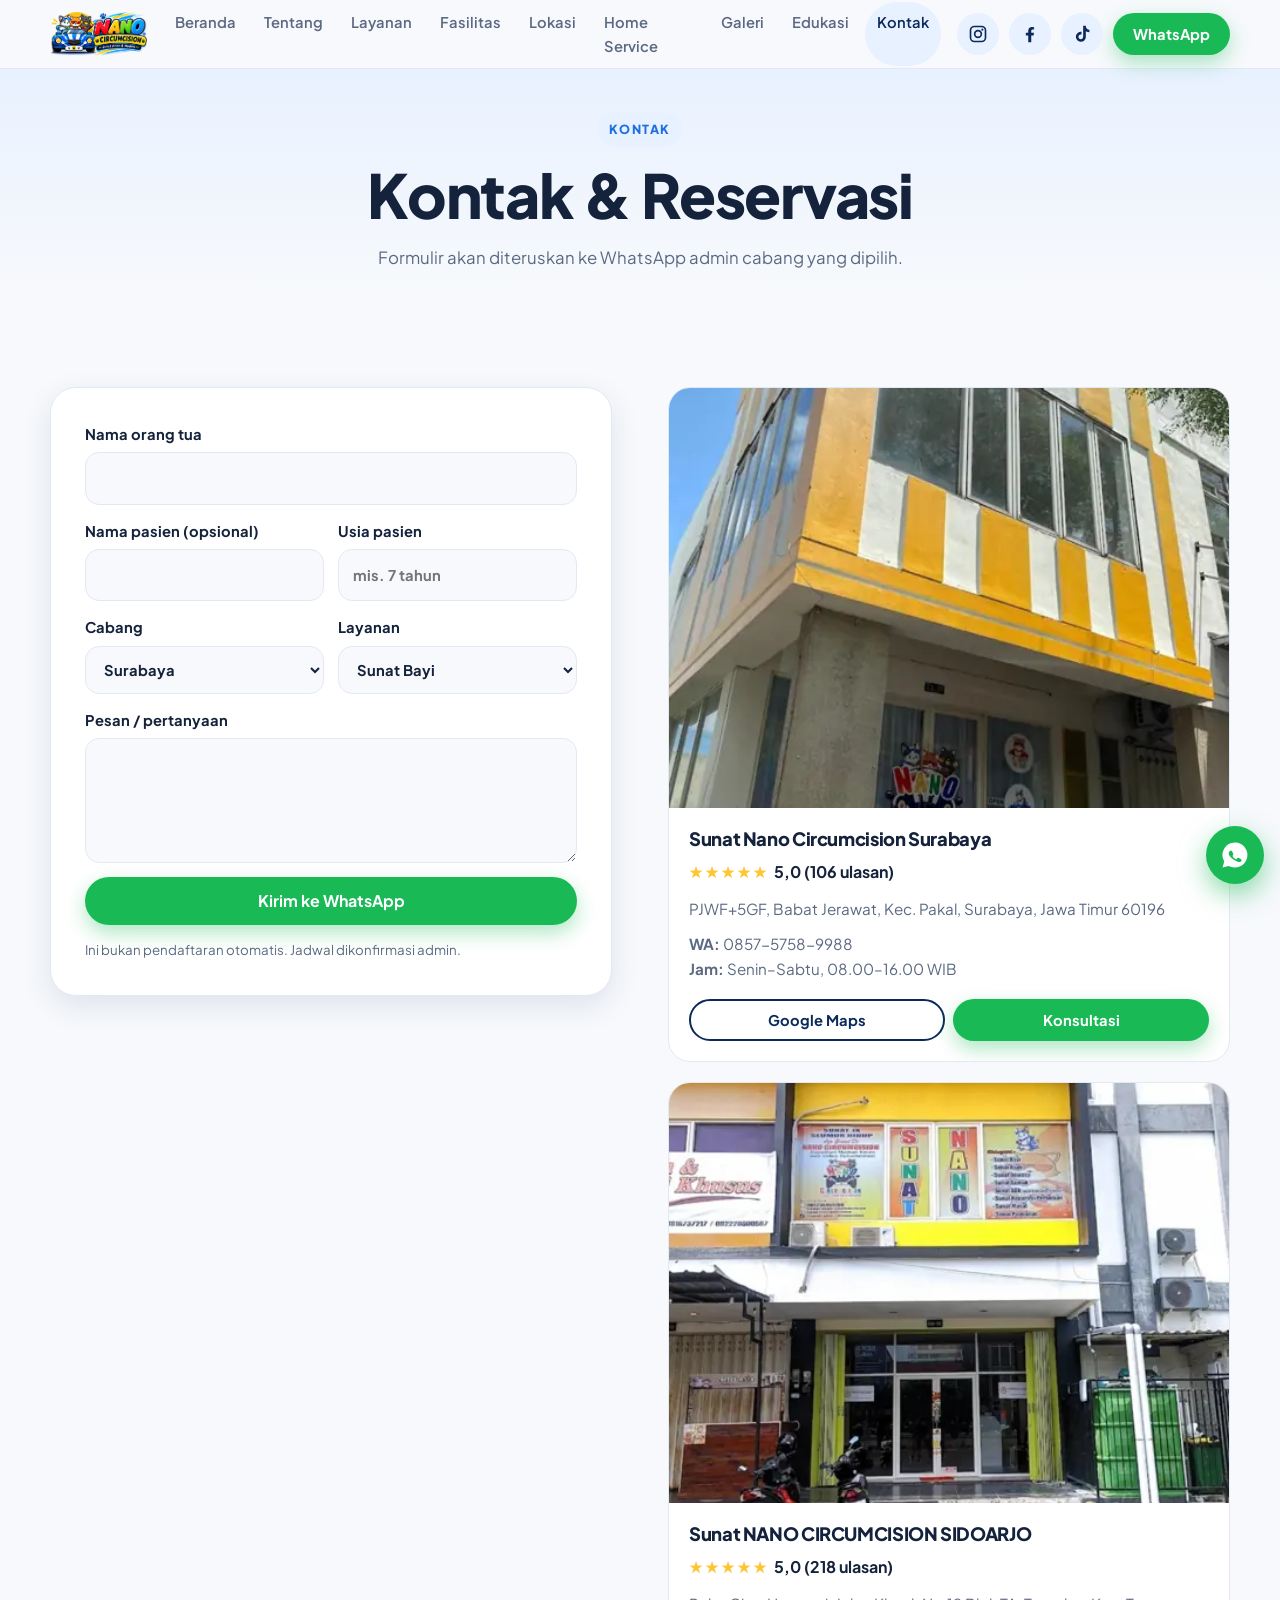
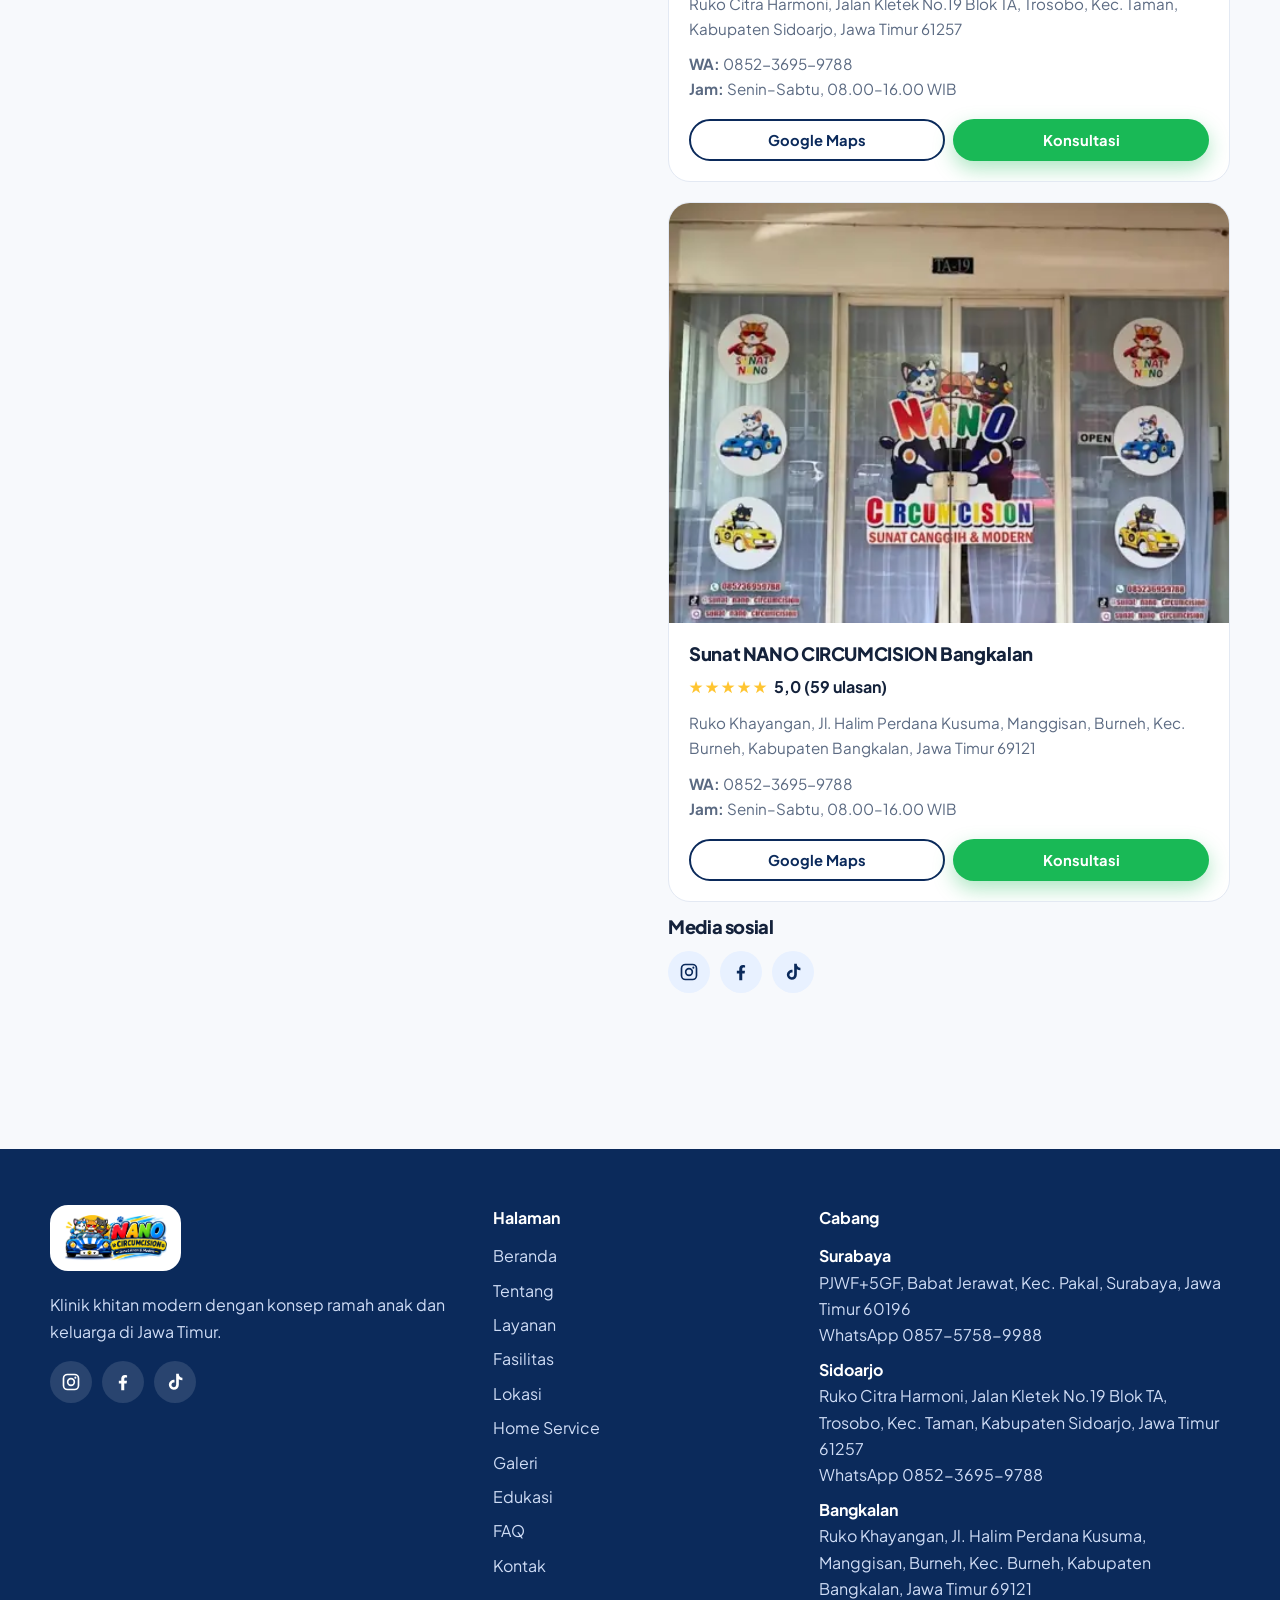
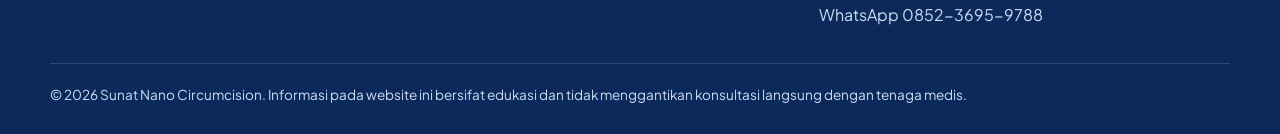
<file: kontak.html>
<!doctype html><html lang="id"><head><meta charset="utf-8"><meta name="viewport" content="width=device-width,initial-scale=1,viewport-fit=cover">
<title>Kontak &amp; Reservasi | Sunat Nano Circumcision</title><meta name="description" content="Hubungi admin WhatsApp cabang atau kirim formulir reservasi Sunat Nano Circumcision.">
<meta property="og:title" content="Kontak &amp; Reservasi | Sunat Nano Circumcision"><meta property="og:description" content="Hubungi admin WhatsApp cabang atau kirim formulir reservasi Sunat Nano Circumcision."><meta property="og:type" content="website"><meta property="og:image" content="assets/img/og.jpg"><meta name="theme-color" content="#0b2a5b">
<link rel="icon" href="assets/img/favicon.png"><link rel="preconnect" href="https://fonts.googleapis.com"><link rel="preconnect" href="https://fonts.gstatic.com" crossorigin>
<link href="https://fonts.googleapis.com/css2?family=Plus+Jakarta+Sans:wght@400;600;700;800&display=swap" rel="stylesheet"><link rel="stylesheet" href="assets/style.css"></head>
<body><div id="hdr"></div><main><div class="phead"><div class="wrap center"><span class="eyebrow">Kontak</span><h1>Kontak &amp; Reservasi</h1><p class="lead">Formulir akan diteruskan ke WhatsApp admin cabang yang dipilih.</p></div></div>
<section><div class="wrap split" style="align-items:start"><form class="rsv rv" id="rsv"><label>Nama orang tua<input name="ortu" required autocomplete="name"></label><div class="two"><label>Nama pasien (opsional)<input name="pasien"></label><label>Usia pasien<input name="usia" required placeholder="mis. 7 tahun"></label></div><div class="two"><label>Cabang<select name="cab" id="cab"></select></label><label>Layanan<select name="lay" id="lay"></select></label></div><label>Pesan / pertanyaan<textarea name="pesan" rows="4"></textarea></label><button class="btn btn-wa" type="submit">Kirim ke WhatsApp</button><small style="color:var(--mut)">Ini bukan pendaftaran otomatis. Jadwal dikonfirmasi admin.</small></form>
<div class="rv" style="display:grid;gap:14px"><div class="grid-c" style="margin:0" data-render="branches"></div><h3>Media sosial</h3><div data-render="social"></div></div></div></section></main><div id="ftr"></div><script src="assets/data.js"></script><script src="assets/app.js"></script></body></html>
</file>
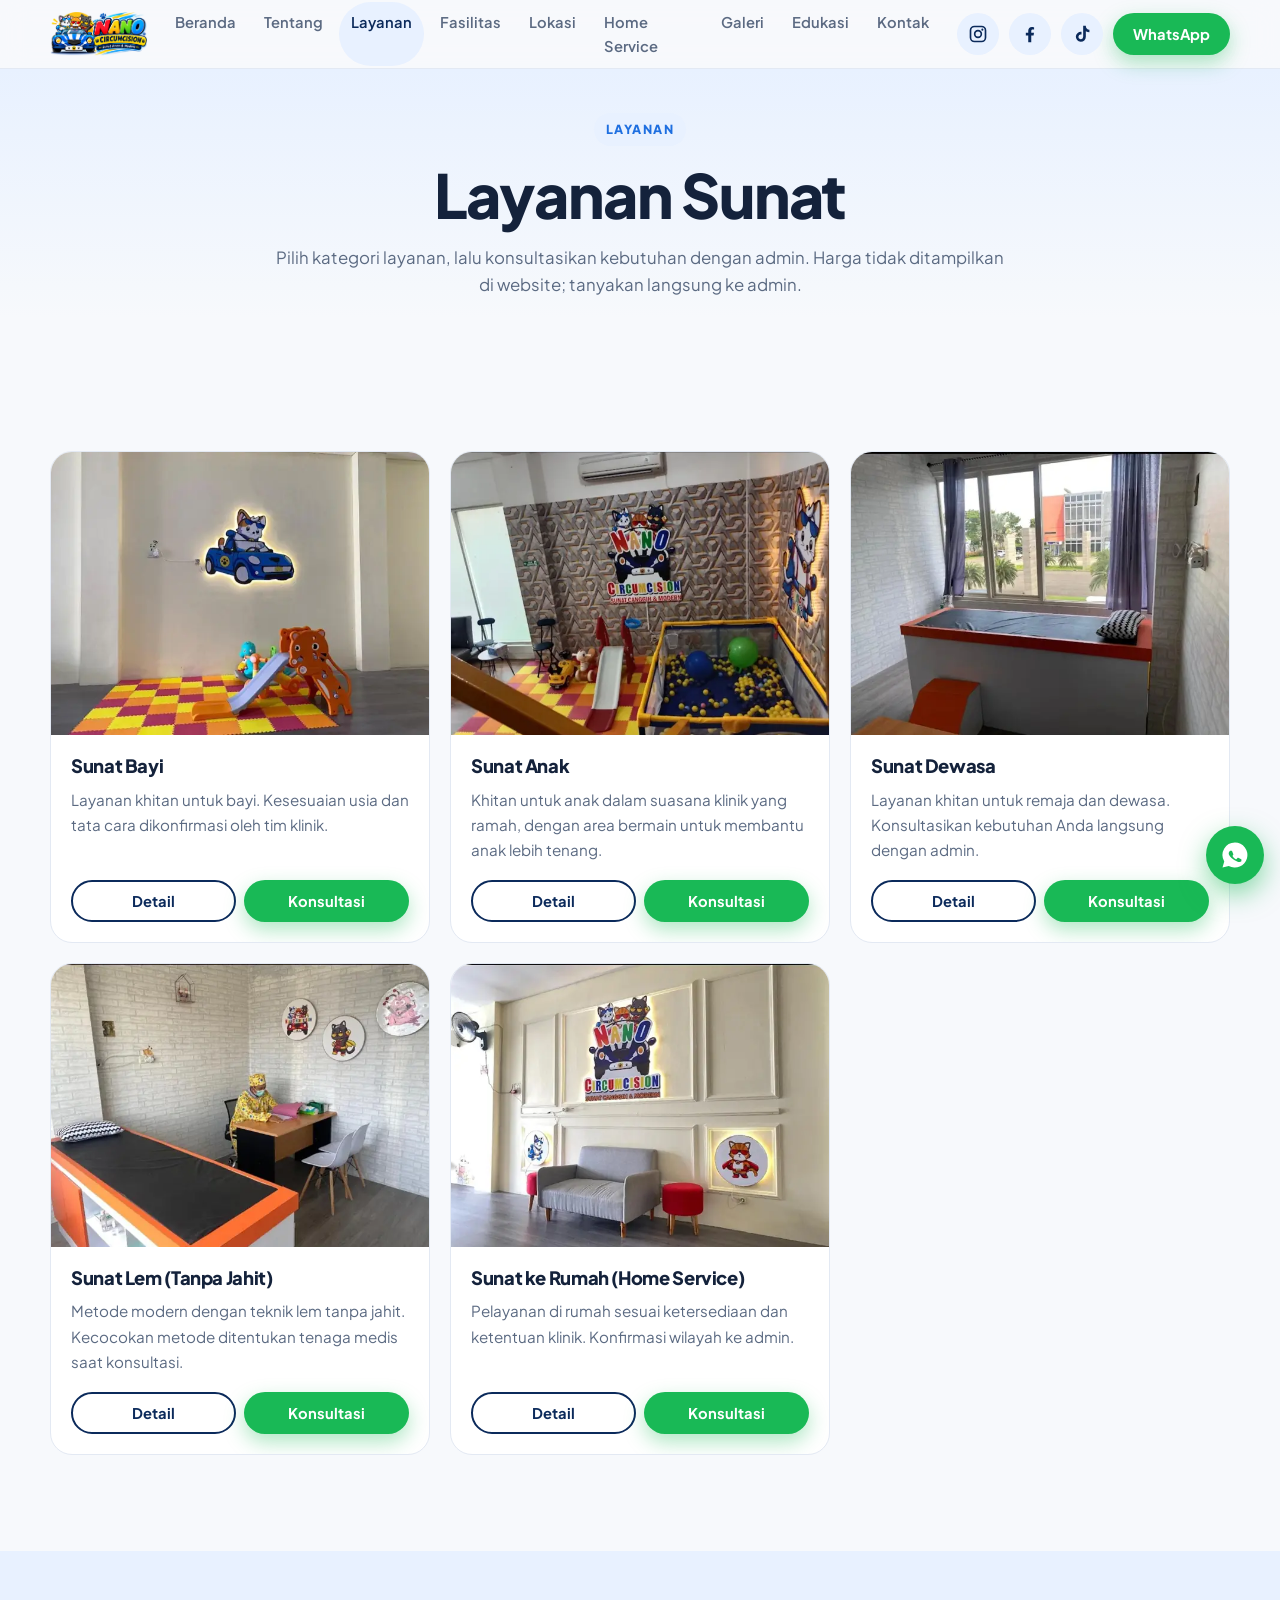
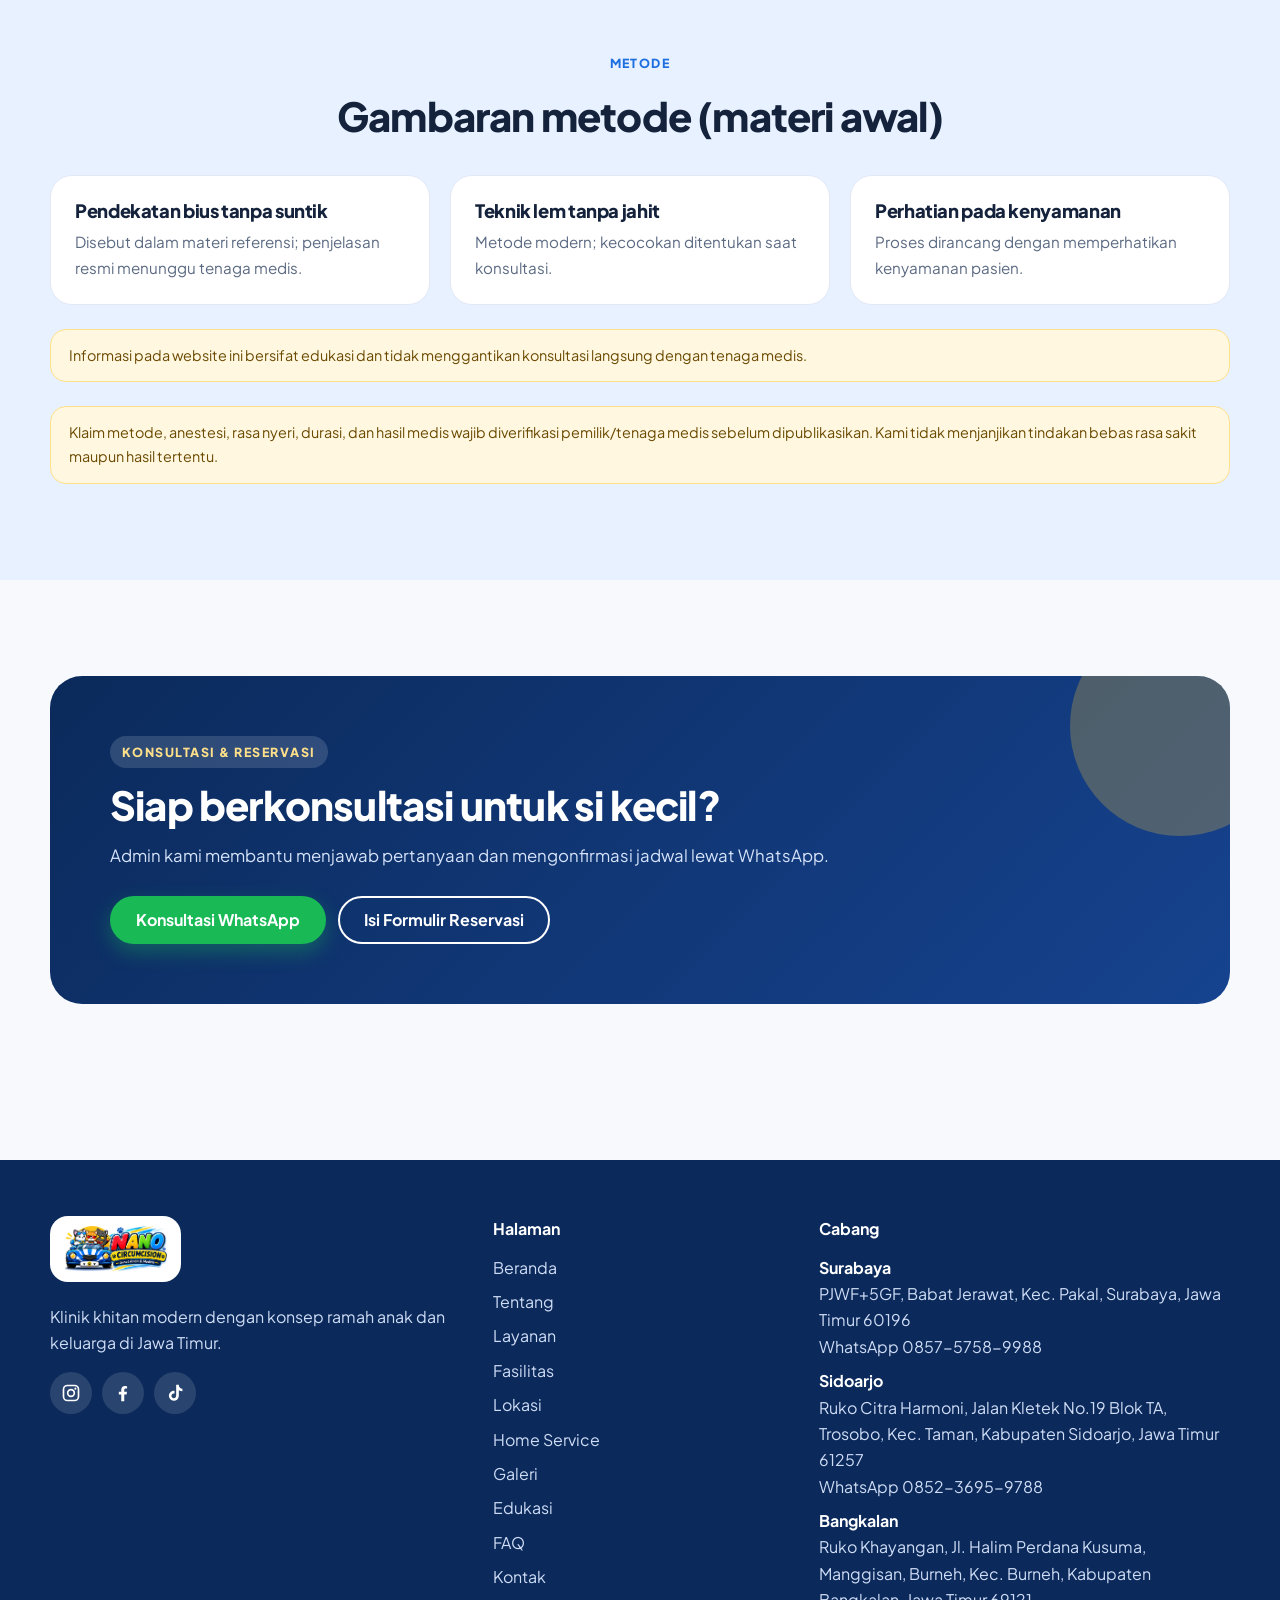
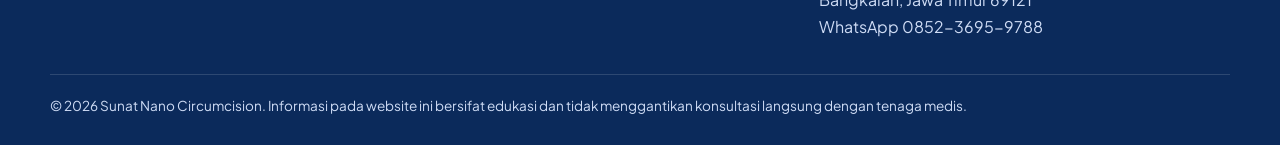
<file: layanan.html>
<!doctype html><html lang="id"><head><meta charset="utf-8"><meta name="viewport" content="width=device-width,initial-scale=1,viewport-fit=cover">
<title>Layanan Sunat | Bayi, Anak, Dewasa, Sunat Lem &amp; Home Service</title><meta name="description" content="Kategori layanan Sunat Nano Circumcision: sunat bayi, anak, dewasa, sunat lem tanpa jahit, dan sunat ke rumah.">
<meta property="og:title" content="Layanan Sunat | Bayi, Anak, Dewasa, Sunat Lem &amp; Home Service"><meta property="og:description" content="Kategori layanan Sunat Nano Circumcision: sunat bayi, anak, dewasa, sunat lem tanpa jahit, dan sunat ke rumah."><meta property="og:type" content="website"><meta property="og:image" content="assets/img/og.jpg"><meta name="theme-color" content="#0b2a5b">
<link rel="icon" href="assets/img/favicon.png"><link rel="preconnect" href="https://fonts.googleapis.com"><link rel="preconnect" href="https://fonts.gstatic.com" crossorigin>
<link href="https://fonts.googleapis.com/css2?family=Plus+Jakarta+Sans:wght@400;600;700;800&display=swap" rel="stylesheet"><link rel="stylesheet" href="assets/style.css"></head>
<body><div id="hdr"></div><main><div class="phead"><div class="wrap center"><span class="eyebrow">Layanan</span><h1>Layanan Sunat</h1><p class="lead">Pilih kategori layanan, lalu konsultasikan kebutuhan dengan admin. Harga tidak ditampilkan di website; tanyakan langsung ke admin.</p></div></div>
<section><div class="wrap"><div class="grid-c c3" data-render="services"></div></div></section>
<section style="background:var(--sky)"><div class="wrap"><div class="center"><span class="eyebrow">Metode</span><h2>Gambaran metode (materi awal)</h2></div><div class="grid-c c3"><div class="card feat rv"><h3>Pendekatan bius tanpa suntik</h3><p>Disebut dalam materi referensi; penjelasan resmi menunggu tenaga medis.</p></div><div class="card feat rv"><h3>Teknik lem tanpa jahit</h3><p>Metode modern; kecocokan ditentukan saat konsultasi.</p></div><div class="card feat rv"><h3>Perhatian pada kenyamanan</h3><p>Proses dirancang dengan memperhatikan kenyamanan pasien.</p></div></div><p class="notice">Informasi pada website ini bersifat edukasi dan tidak menggantikan konsultasi langsung dengan tenaga medis.</p><p class="notice">Klaim metode, anestesi, rasa nyeri, durasi, dan hasil medis wajib diverifikasi pemilik/tenaga medis sebelum dipublikasikan. Kami tidak menjanjikan tindakan bebas rasa sakit maupun hasil tertentu.</p></div></section><section><div class="wrap"><div class="band rv"><span class="eyebrow">Konsultasi &amp; Reservasi</span><h2>Siap berkonsultasi untuk si kecil?</h2><p class="lead">Admin kami membantu menjawab pertanyaan dan mengonfirmasi jadwal lewat WhatsApp.</p><div class="cta-row"><a class="btn btn-wa" href="https://wa.me/6285757589988?text=Halo%20Sunat%20Nano%20Circumcision%2C%20saya%20ingin%20berkonsultasi." target="_blank" rel="noopener">Konsultasi WhatsApp</a><a class="btn btn-out" style="border-color:#fff;color:#fff" href="kontak.html">Isi Formulir Reservasi</a></div></div></div></section></main><div id="ftr"></div><script src="assets/data.js"></script><script src="assets/app.js"></script></body></html>
</file>
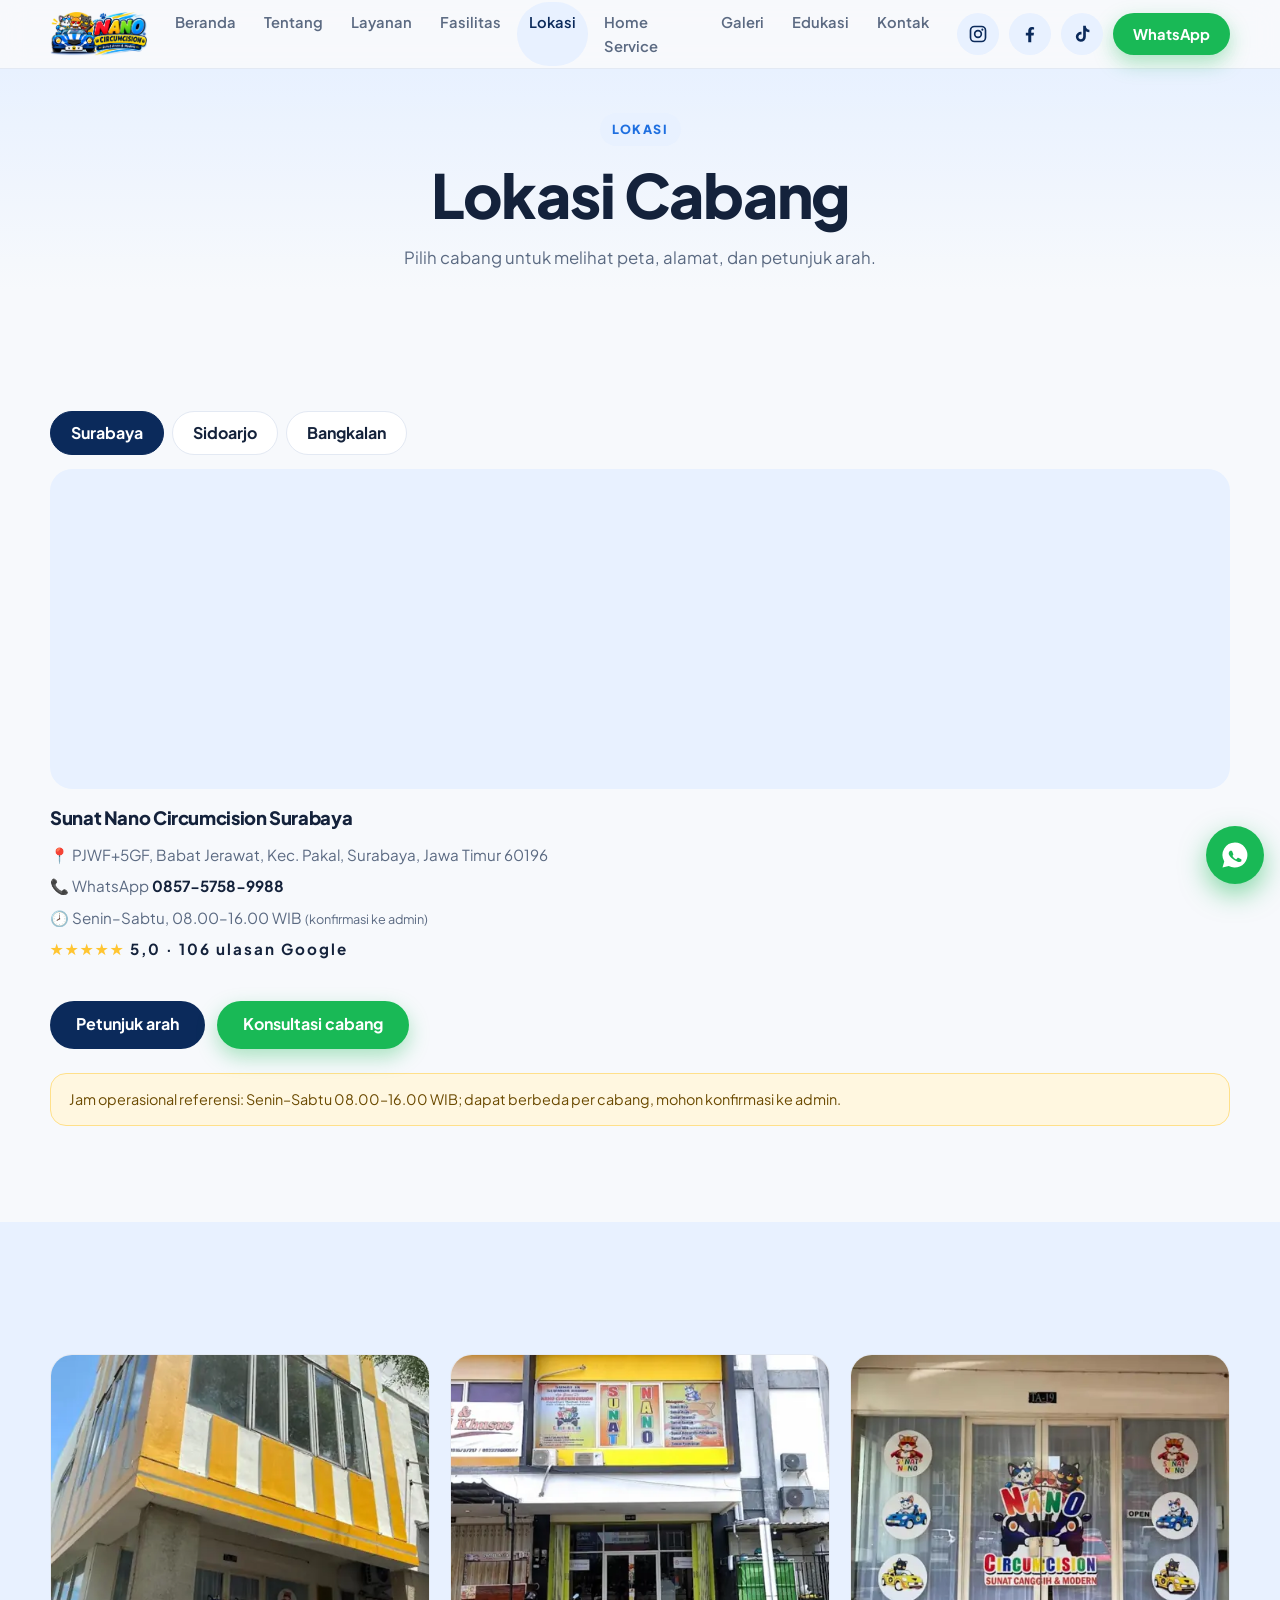
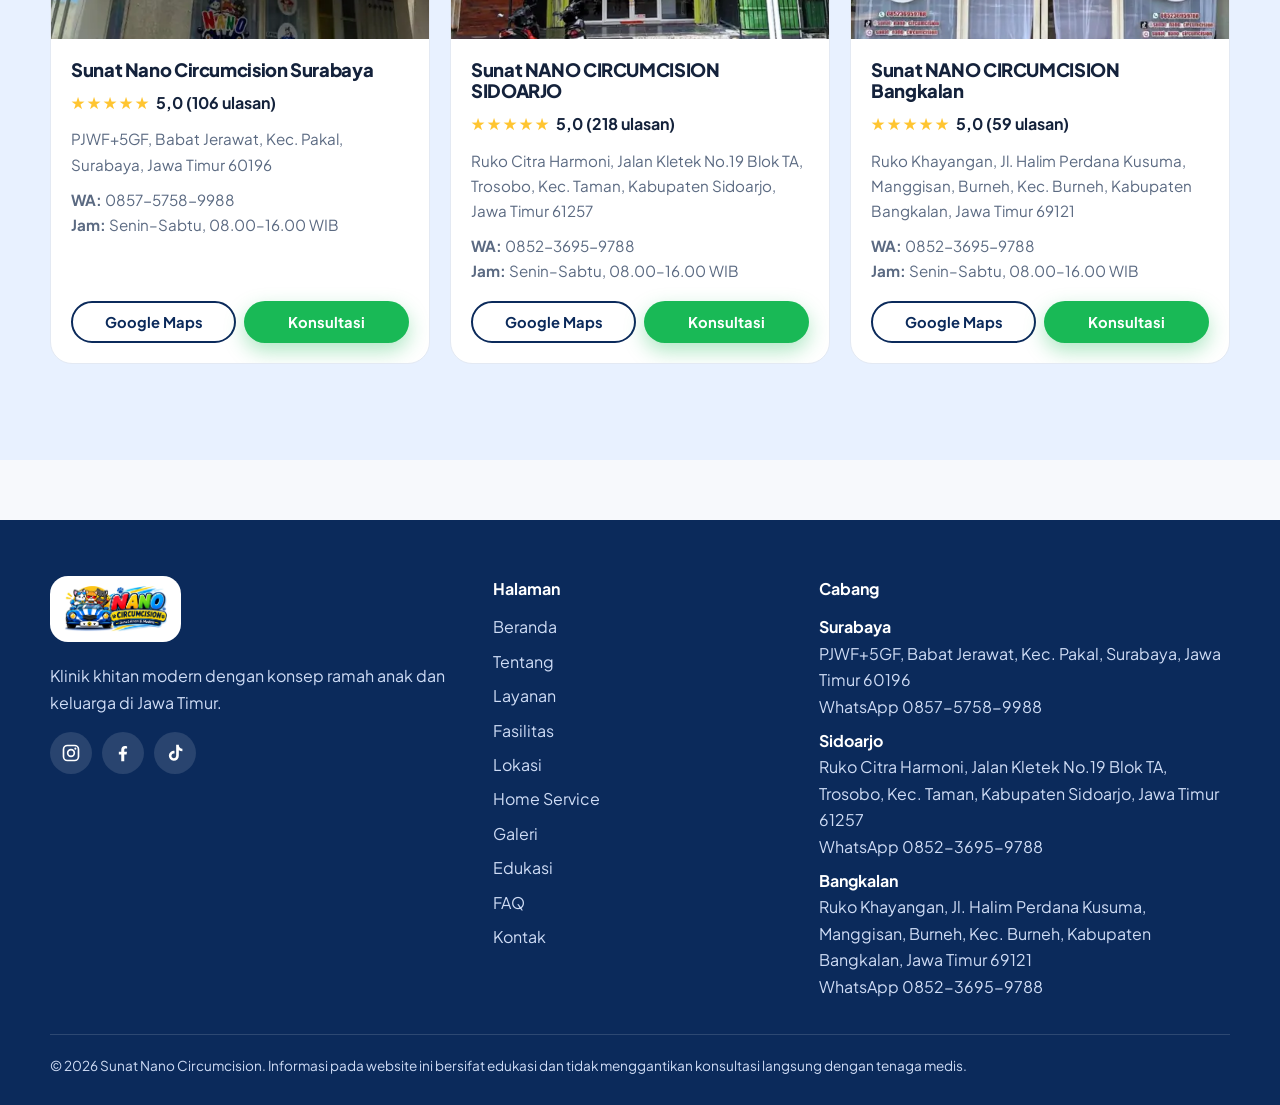
<file: lokasi.html>
<!doctype html><html lang="id"><head><meta charset="utf-8"><meta name="viewport" content="width=device-width,initial-scale=1,viewport-fit=cover">
<title>Lokasi Cabang | Sunat Surabaya, Sidoarjo &amp; Bangkalan</title><meta name="description" content="Alamat, peta, rating Google, dan WhatsApp cabang Sunat Nano Circumcision di Surabaya, Sidoarjo, dan Bangkalan.">
<meta property="og:title" content="Lokasi Cabang | Sunat Surabaya, Sidoarjo &amp; Bangkalan"><meta property="og:description" content="Alamat, peta, rating Google, dan WhatsApp cabang Sunat Nano Circumcision di Surabaya, Sidoarjo, dan Bangkalan."><meta property="og:type" content="website"><meta property="og:image" content="assets/img/og.jpg"><meta name="theme-color" content="#0b2a5b">
<link rel="icon" href="assets/img/favicon.png"><link rel="preconnect" href="https://fonts.googleapis.com"><link rel="preconnect" href="https://fonts.gstatic.com" crossorigin>
<link href="https://fonts.googleapis.com/css2?family=Plus+Jakarta+Sans:wght@400;600;700;800&display=swap" rel="stylesheet"><link rel="stylesheet" href="assets/style.css"></head>
<body><div id="hdr"></div><main><div class="phead"><div class="wrap center"><span class="eyebrow">Lokasi</span><h1>Lokasi Cabang</h1><p class="lead">Pilih cabang untuk melihat peta, alamat, dan petunjuk arah.</p></div></div>
<section><div class="wrap"><div id="loctabs" class="tabs"></div><div class="loc"><div class="map" id="locmap"></div><div id="locinfo" style="display:grid;gap:14px"></div></div><p class="notice">Jam operasional referensi: Senin–Sabtu 08.00–16.00 WIB; dapat berbeda per cabang, mohon konfirmasi ke admin.</p></div></section>
<section style="background:var(--sky)"><div class="wrap"><div class="grid-c c3" data-render="branches"></div></div></section></main><div id="ftr"></div><script src="assets/data.js"></script><script src="assets/app.js"></script></body></html>
</file>
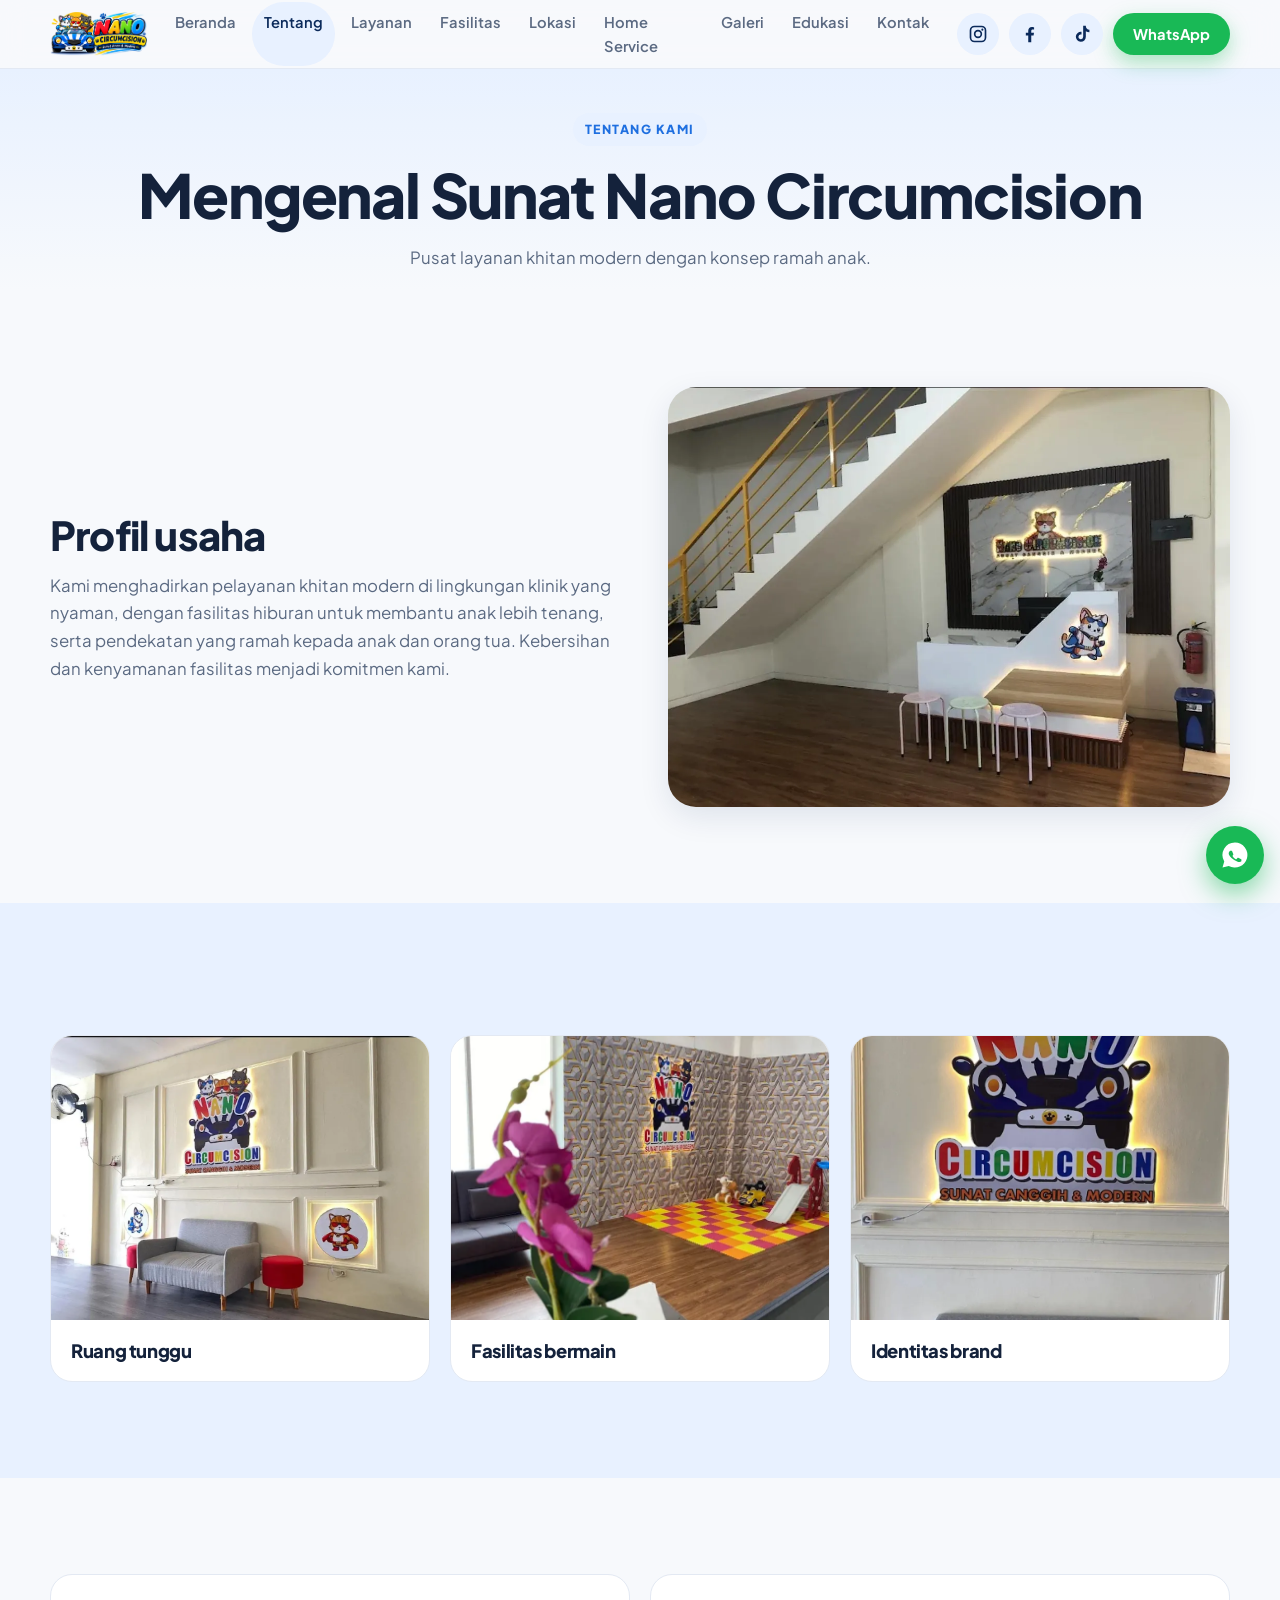
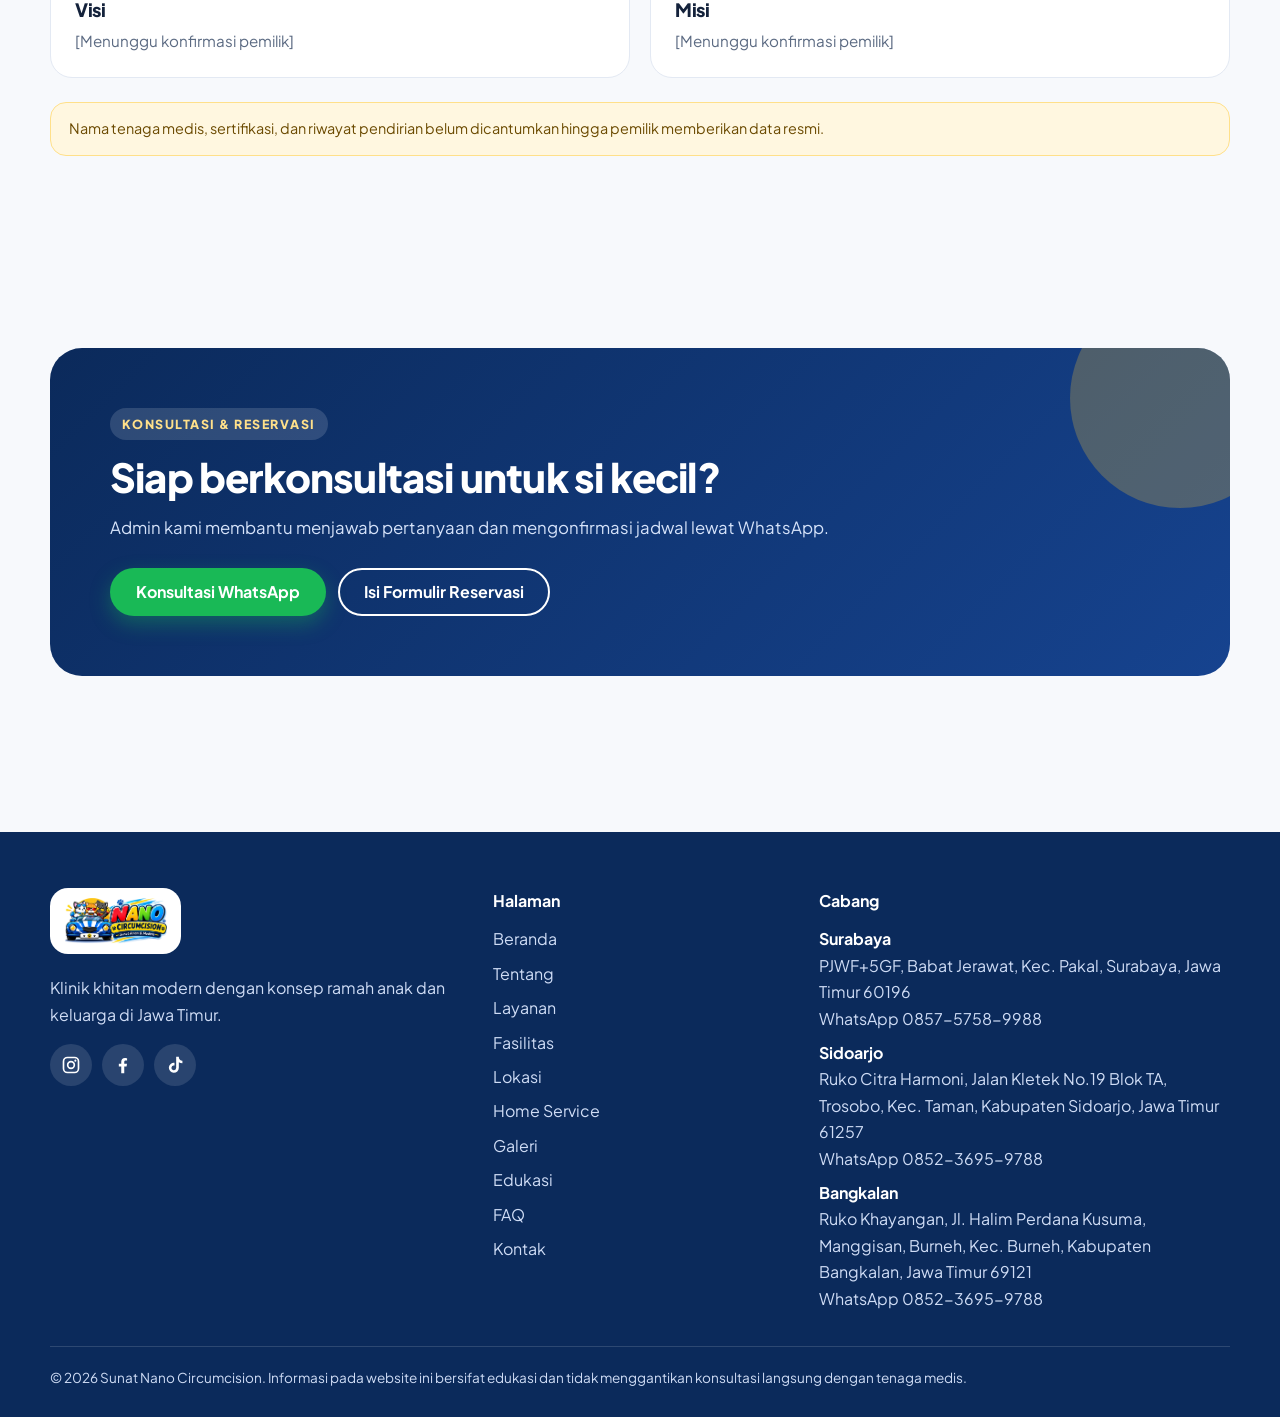
<file: tentang.html>
<!doctype html><html lang="id"><head><meta charset="utf-8"><meta name="viewport" content="width=device-width,initial-scale=1,viewport-fit=cover">
<title>Tentang Sunat Nano Circumcision | Klinik Khitan Ramah Anak</title><meta name="description" content="Mengenal Sunat Nano Circumcision, pusat layanan khitan modern dengan konsep ramah anak dan keluarga di Jawa Timur.">
<meta property="og:title" content="Tentang Sunat Nano Circumcision | Klinik Khitan Ramah Anak"><meta property="og:description" content="Mengenal Sunat Nano Circumcision, pusat layanan khitan modern dengan konsep ramah anak dan keluarga di Jawa Timur."><meta property="og:type" content="website"><meta property="og:image" content="assets/img/og.jpg"><meta name="theme-color" content="#0b2a5b">
<link rel="icon" href="assets/img/favicon.png"><link rel="preconnect" href="https://fonts.googleapis.com"><link rel="preconnect" href="https://fonts.gstatic.com" crossorigin>
<link href="https://fonts.googleapis.com/css2?family=Plus+Jakarta+Sans:wght@400;600;700;800&display=swap" rel="stylesheet"><link rel="stylesheet" href="assets/style.css"></head>
<body><div id="hdr"></div><main><div class="phead"><div class="wrap center"><span class="eyebrow">Tentang Kami</span><h1>Mengenal Sunat Nano Circumcision</h1><p class="lead">Pusat layanan khitan modern dengan konsep ramah anak.</p></div></div>
<section><div class="wrap split"><div class="rv"><h2>Profil usaha</h2><p class="lead">Kami menghadirkan pelayanan khitan modern di lingkungan klinik yang nyaman, dengan fasilitas hiburan untuk membantu anak lebih tenang, serta pendekatan yang ramah kepada anak dan orang tua. Kebersihan dan kenyamanan fasilitas menjadi komitmen kami.</p></div><div class="im rv"><img src="assets/img/lobby.webp" alt="Interior lobi klinik" loading="lazy" ></div></div></section>
<section style="background:var(--sky)"><div class="wrap"><div class="grid-c c3"><figure class="card rv"><img src="assets/img/lounge.webp" alt="Ruang tunggu" loading="lazy" class="th"><div class="bd"><h3>Ruang tunggu</h3></div></figure><figure class="card rv"><img src="assets/img/play-2.webp" alt="Fasilitas bermain" loading="lazy" class="th"><div class="bd"><h3>Fasilitas bermain</h3></div></figure><figure class="card rv"><img src="assets/img/logo-wall.webp" alt="Identitas brand" loading="lazy" class="th"><div class="bd"><h3>Identitas brand</h3></div></figure></div></div></section>
<section><div class="wrap grid-c c2" style="margin-top:0"><div class="card feat rv"><h3>Visi</h3><p>[Menunggu konfirmasi pemilik]</p></div><div class="card feat rv"><h3>Misi</h3><p>[Menunggu konfirmasi pemilik]</p></div></div><div class="wrap"><p class="notice">Nama tenaga medis, sertifikasi, dan riwayat pendirian belum dicantumkan hingga pemilik memberikan data resmi.</p></div></section><section><div class="wrap"><div class="band rv"><span class="eyebrow">Konsultasi &amp; Reservasi</span><h2>Siap berkonsultasi untuk si kecil?</h2><p class="lead">Admin kami membantu menjawab pertanyaan dan mengonfirmasi jadwal lewat WhatsApp.</p><div class="cta-row"><a class="btn btn-wa" href="https://wa.me/6285757589988?text=Halo%20Sunat%20Nano%20Circumcision%2C%20saya%20ingin%20berkonsultasi." target="_blank" rel="noopener">Konsultasi WhatsApp</a><a class="btn btn-out" style="border-color:#fff;color:#fff" href="kontak.html">Isi Formulir Reservasi</a></div></div></div></section></main><div id="ftr"></div><script src="assets/data.js"></script><script src="assets/app.js"></script></body></html>
</file>
<file: assets/style.css>
:root{--navy:#0b2a5b;--blue:#1e6fe0;--sky:#e8f1ff;--yellow:#ffc531;--orange:#ff8a1f;--ink:#14223b;--mut:#5b6a82;--bg:#f7f9fc;--card:#fff;--line:#e3e9f3;--r:22px;--shadow:0 10px 30px rgba(11,42,91,.10);--safe-b:env(safe-area-inset-bottom,0px)}
@media(prefers-color-scheme:dark){:root{--bg:#0a1730;--card:#10213f;--ink:#eef3fc;--mut:#a9b7d0;--line:#1f3358;--sky:#12294d;--shadow:0 10px 30px rgba(0,0,0,.35)}}
*{box-sizing:border-box;margin:0}
html{scroll-behavior:smooth;-webkit-text-size-adjust:100%}
body{font-family:'Plus Jakarta Sans',Inter,system-ui,sans-serif;background:var(--bg);color:var(--ink);line-height:1.65;font-size:16px;overflow-x:hidden;padding-bottom:calc(var(--safe-b))}
img,video,iframe{max-width:100%;display:block}
a{color:inherit;text-decoration:none}
h1,h2,h3{line-height:1.15;letter-spacing:-.02em;font-weight:800}
h1{font-size:clamp(2rem,7.5vw,3.8rem)}h2{font-size:clamp(1.6rem,5vw,2.5rem)}h3{font-size:1.15rem}
.wrap{width:min(1180px,100% - 40px);margin-inline:auto}
section{padding:clamp(48px,9vw,96px) 0}
.eyebrow{display:inline-block;font-size:.78rem;font-weight:800;letter-spacing:.12em;text-transform:uppercase;color:var(--blue);background:var(--sky);padding:6px 12px;border-radius:99px;margin-bottom:14px}
.lead{color:var(--mut);font-size:1.05rem;max-width:62ch;margin-top:14px}
.center{text-align:center}.center .lead{margin-inline:auto}
.btn{display:inline-flex;align-items:center;justify-content:center;gap:8px;min-height:48px;padding:0 24px;border-radius:99px;font-weight:700;border:2px solid transparent;cursor:pointer;font:inherit;font-weight:700;transition:transform .2s,box-shadow .2s,background .2s}
.btn:hover{transform:translateY(-2px)}.btn:active{transform:scale(.97)}
.btn-wa{background:#19b956;color:#fff;box-shadow:0 8px 20px rgba(25,185,86,.35)}
.btn-pri{background:var(--navy);color:#fff}.btn-out{border-color:var(--navy);color:var(--navy);background:transparent}
@media(prefers-color-scheme:dark){.btn-pri{background:var(--blue)}.btn-out{border-color:#fff;color:#fff}}
.btn-sm{min-height:42px;padding:0 18px;font-size:.92rem}
/* header */
header.site{position:sticky;top:0;z-index:50;background:color-mix(in srgb,var(--bg) 88%,transparent);backdrop-filter:blur(14px);border-bottom:1px solid var(--line)}
.bar{display:flex;align-items:center;gap:16px;min-height:68px}
.logo img{height:44px;width:auto}
nav.main{display:none;margin-left:auto;gap:4px}
nav.main a{padding:8px 12px;border-radius:99px;font-weight:600;font-size:.92rem;color:var(--mut)}
nav.main a:hover,nav.main a.on{color:var(--navy);background:var(--sky)}
@media(prefers-color-scheme:dark){nav.main a:hover,nav.main a.on{color:#fff}}
.hdr-r{margin-left:auto;display:flex;align-items:center;gap:10px}
.burger{width:46px;height:46px;border-radius:14px;border:1px solid var(--line);background:var(--card);display:grid;place-items:center;cursor:pointer;color:var(--ink)}
.burger span{display:block;width:20px;height:2px;background:currentColor;position:relative;transition:.3s}
.burger span::before,.burger span::after{content:"";position:absolute;left:0;width:20px;height:2px;background:currentColor;transition:.3s}
.burger span::before{top:-6px}.burger span::after{top:6px}
.burger[aria-expanded=true] span{background:transparent}.burger[aria-expanded=true] span::before{top:0;transform:rotate(45deg)}.burger[aria-expanded=true] span::after{top:0;transform:rotate(-45deg)}
.hdr-soc{display:none}.hdr-wa{display:none}
.drawer{position:fixed;inset:68px 0 0 0;background:var(--bg);z-index:49;padding:20px;overflow-y:auto;transform:translateY(-12px);opacity:0;visibility:hidden;transition:.3s}
.drawer.open{transform:none;opacity:1;visibility:visible}
.drawer a.l{display:block;padding:14px 4px;font-weight:700;font-size:1.1rem;border-bottom:1px solid var(--line)}
.drawer .btn{width:100%;margin-top:20px}.drawer .soc{margin-top:20px}
@media(min-width:1080px){nav.main{display:flex}.burger{display:none}.hdr-r{margin-left:0}.hdr-wa{display:inline-flex}.hdr-soc{display:flex}}
/* social */
.soc{display:flex;gap:10px}
.soc a{position:relative;width:42px;height:42px;border-radius:50%;display:grid;place-items:center;background:var(--sky);color:var(--navy);transition:.25s}
.soc a svg{width:20px;height:20px;fill:currentColor}
.soc a:hover{transform:translateY(-3px) scale(1.08);background:var(--navy);color:#fff}
.soc a::after{content:attr(data-tip);position:absolute;bottom:-32px;left:50%;transform:translateX(-50%) scale(.9);background:var(--navy);color:#fff;font-size:.72rem;padding:3px 9px;border-radius:8px;opacity:0;pointer-events:none;transition:.2s;white-space:nowrap;z-index:5}
.soc a:hover::after,.soc a:focus-visible::after{opacity:1;transform:translateX(-50%)}
@media(prefers-color-scheme:dark){.soc a{color:#fff}}
/* hero */
.hero{position:relative;padding:36px 0 56px;background:radial-gradient(circle at 85% 0,rgba(255,197,49,.28),transparent 45%),radial-gradient(circle at 0 30%,rgba(30,111,224,.14),transparent 45%)}
.hero .grid{display:grid;gap:32px}
.hero h1 span{background:linear-gradient(90deg,var(--blue),var(--orange));-webkit-background-clip:text;background-clip:text;color:transparent}
.cta-row{display:flex;flex-wrap:wrap;gap:12px;margin-top:26px}
.cta-row .btn{flex:1 1 200px}
.hero-img{position:relative}
.hero-img .main{border-radius:32px;aspect-ratio:4/4.4;object-fit:cover;width:100%;box-shadow:var(--shadow)}
.float{position:absolute;background:var(--card);border-radius:18px;padding:10px 14px;box-shadow:var(--shadow);font-weight:700;font-size:.85rem;animation:fl 5s ease-in-out infinite}
.float.a{left:-6px;bottom:22px}.float.b{right:-6px;top:20px;animation-delay:-2.5s}
.float b{color:var(--orange)}
@keyframes fl{50%{transform:translateY(-8px)}}
.blob{position:absolute;z-index:-1;border-radius:50%;filter:blur(2px);animation:fl 7s ease-in-out infinite}
@media(min-width:860px){.hero{padding:70px 0 90px}.hero .grid{grid-template-columns:1.05fr .95fr;align-items:center;gap:56px}.cta-row .btn{flex:0 0 auto}}
/* rating chips */
.ratings{display:grid;gap:12px;margin-top:30px}
.rate{background:var(--card);border:1px solid var(--line);border-radius:18px;padding:14px 18px;display:flex;align-items:center;gap:14px}
.rate .n{font-size:1.8rem;font-weight:800;color:var(--navy)}
.rate small{color:var(--mut);display:block;font-size:.82rem}
.stars{color:var(--yellow);letter-spacing:2px}
@media(prefers-color-scheme:dark){.rate .n{color:#fff}}
@media(min-width:640px){.ratings{grid-template-columns:repeat(3,1fr)}}
/* cards */
.grid-c{display:grid;gap:20px;margin-top:36px}
@media(min-width:640px){.grid-c.c2,.grid-c.c3{grid-template-columns:repeat(2,1fr)}}
@media(min-width:980px){.grid-c.c3{grid-template-columns:repeat(3,1fr)}.grid-c.c4{grid-template-columns:repeat(4,1fr)}}
.card{background:var(--card);border:1px solid var(--line);border-radius:var(--r);overflow:hidden;transition:transform .3s,box-shadow .3s;display:flex;flex-direction:column}
.card:hover{transform:translateY(-6px);box-shadow:var(--shadow)}
.card img.th{aspect-ratio:4/3;object-fit:cover;width:100%;transition:transform .6s}
.card:hover img.th{transform:scale(1.05)}
.card .imgw{overflow:hidden}
.card .bd{padding:20px;display:flex;flex-direction:column;gap:10px;flex:1}
.card p{color:var(--mut);font-size:.95rem}
.card .acts{display:flex;gap:8px;flex-wrap:wrap;margin-top:auto;padding-top:8px}
.card .acts .btn{flex:1 1 120px}
.feat{padding:24px;gap:8px}
.ico{width:48px;height:48px;border-radius:16px;background:linear-gradient(135deg,var(--yellow),var(--orange));display:grid;place-items:center;font-size:1.4rem}
/* split */
.split{display:grid;gap:28px;align-items:center}
@media(min-width:860px){.split{grid-template-columns:1fr 1fr;gap:56px}.split.rev .im{order:2}}
.im img{border-radius:28px;width:100%;object-fit:cover;box-shadow:var(--shadow)}
.editorial{display:grid;gap:14px;margin-top:36px}
.editorial img{width:100%;height:100%;object-fit:cover;border-radius:24px;min-height:220px}
.editorial figure{overflow:hidden;border-radius:24px;position:relative}
.editorial figcaption{position:absolute;left:12px;bottom:12px;background:rgba(11,42,91,.82);color:#fff;padding:5px 12px;border-radius:99px;font-size:.8rem;font-weight:600}
@media(min-width:760px){.editorial{grid-template-columns:repeat(6,1fr);grid-auto-rows:220px}.editorial figure:nth-child(1){grid-column:span 4;grid-row:span 2}.editorial figure:nth-child(2),.editorial figure:nth-child(3){grid-column:span 2}.editorial figure:nth-child(4){grid-column:span 3}.editorial figure:nth-child(5){grid-column:span 3}}
.band{background:linear-gradient(135deg,var(--navy),#16438f);color:#fff;border-radius:32px;padding:clamp(28px,6vw,60px);position:relative;overflow:hidden}
.band p{color:#d6e3fa}.band .eyebrow{background:rgba(255,255,255,.14);color:#ffe08a}
.band::after{content:"";position:absolute;right:-60px;top:-60px;width:220px;height:220px;border-radius:50%;background:rgba(255,197,49,.25)}
.chips{display:flex;flex-wrap:wrap;gap:10px;margin-top:20px}
.chip{padding:10px 18px;border-radius:99px;background:rgba(255,255,255,.12);font-weight:700;font-size:.95rem}
.notice{background:#fff7e0;border:1px solid #ffe08a;color:#6b4a00;padding:14px 18px;border-radius:16px;font-size:.9rem;margin-top:24px}
@media(prefers-color-scheme:dark){.notice{background:#3a2d08;border-color:#6b5316;color:#ffe9a8}}
/* faq */
.acc{max-width:820px;margin:36px auto 0;display:grid;gap:12px}
.acc details{background:var(--card);border:1px solid var(--line);border-radius:18px;padding:0 20px}
.acc summary{cursor:pointer;list-style:none;padding:18px 0;font-weight:700;display:flex;justify-content:space-between;gap:12px;min-height:48px;align-items:center}
.acc summary::-webkit-details-marker{display:none}
.acc summary::after{content:"+";font-size:1.5rem;color:var(--blue);transition:transform .3s}
.acc details[open] summary::after{transform:rotate(45deg)}
.acc .ans{display:grid;grid-template-rows:0fr;transition:grid-template-rows .35s}
.acc details[open] .ans{grid-template-rows:1fr}
.acc .ans>div{overflow:hidden;color:var(--mut)}.acc .ans p{padding-bottom:18px}
/* page head */
.phead{padding:44px 0 20px;background:linear-gradient(180deg,var(--sky),transparent)}
/* location */
.loc{display:grid;gap:18px}
.loc .map iframe{width:100%;height:320px;border:0;border-radius:22px;background:var(--sky)}
.tabs{display:flex;gap:8px;flex-wrap:wrap;margin:24px 0 14px}
.tab{min-height:44px;padding:0 20px;border-radius:99px;border:1px solid var(--line);background:var(--card);font:inherit;font-weight:700;cursor:pointer;color:var(--ink)}
.tab.on{background:var(--navy);color:#fff;border-color:var(--navy)}
.meta{display:grid;gap:6px;color:var(--mut);font-size:.95rem}.meta b{color:var(--ink)}
/* gallery */
.masonry{columns:2;column-gap:12px;margin-top:20px}
@media(min-width:760px){.masonry{columns:3;column-gap:16px}}@media(min-width:1100px){.masonry{columns:4}}
.masonry button{display:block;width:100%;margin:0 0 12px;padding:0;border:0;border-radius:18px;overflow:hidden;cursor:zoom-in;background:var(--sky);break-inside:avoid;position:relative}
.masonry img{width:100%;height:auto;transition:transform .5s}
.masonry button:hover img{transform:scale(1.06)}
.lb{position:fixed;inset:0;background:rgba(5,15,35,.94);z-index:100;display:none;align-items:center;justify-content:center;flex-direction:column;padding:16px}
.lb.open{display:flex;animation:fi .25s}
.lb img{max-height:76vh;max-width:100%;border-radius:14px;object-fit:contain}
.lb p{color:#dbe6fb;margin-top:12px;text-align:center;font-size:.92rem}
.lb button{position:absolute;width:48px;height:48px;border-radius:50%;border:0;background:rgba(255,255,255,.15);color:#fff;font-size:1.4rem;cursor:pointer}
.lb .x{top:14px;right:14px}.lb .pv{left:10px;top:50%}.lb .nx{right:10px;top:50%}
@keyframes fi{from{opacity:0}}
.vbox{max-width:360px;margin:30px auto 0;border-radius:26px;overflow:hidden;background:var(--navy);aspect-ratio:9/16;display:grid;place-items:center;text-align:center;color:#fff;padding:24px}
.vbox video{width:100%;height:100%;object-fit:cover}
/* form */
form.rsv{display:grid;gap:14px;background:var(--card);border:1px solid var(--line);border-radius:26px;padding:clamp(20px,5vw,34px);box-shadow:var(--shadow)}
form label{display:grid;gap:6px;font-weight:700;font-size:.92rem}
form input,form select,form textarea{font:inherit;padding:13px 14px;border-radius:14px;border:1.5px solid var(--line);background:var(--bg);color:var(--ink);min-height:48px;width:100%}
form input:focus,form select:focus,form textarea:focus{outline:3px solid rgba(30,111,224,.35);border-color:var(--blue)}
.two{display:grid;gap:14px}@media(min-width:640px){.two{grid-template-columns:1fr 1fr}}
/* footer */
footer.site{background:var(--navy);color:#cfdcf5;padding:56px 0 28px;margin-top:40px}
footer .cols{display:grid;gap:32px}
@media(min-width:860px){footer .cols{grid-template-columns:1.4fr 1fr 1.4fr}}
footer h4{color:#fff;margin-bottom:12px}
footer a:hover{color:var(--yellow)}
footer ul{list-style:none;padding:0;display:grid;gap:8px}
footer .soc a{background:rgba(255,255,255,.12);color:#fff}
footer .logobox{background:#fff;border-radius:18px;padding:10px 14px;display:inline-block}
footer .logobox img{height:46px}
.copy{border-top:1px solid rgba(255,255,255,.14);margin-top:34px;padding-top:20px;font-size:.85rem}
/* floating wa */
.fab{position:fixed;right:16px;bottom:calc(16px + var(--safe-b));z-index:60;width:58px;height:58px;border-radius:50%;background:#19b956;display:grid;place-items:center;box-shadow:0 10px 26px rgba(25,185,86,.5);animation:pulse 2.6s infinite}
.fab svg{width:30px;height:30px;fill:#fff}
@keyframes pulse{0%{box-shadow:0 0 0 0 rgba(25,185,86,.5)}70%{box-shadow:0 0 0 16px rgba(25,185,86,0)}100%{box-shadow:0 0 0 0 rgba(25,185,86,0)}}
.fabmenu{position:fixed;right:16px;bottom:calc(86px + var(--safe-b));z-index:60;display:none;gap:8px;flex-direction:column;align-items:flex-end}
.fabmenu.open{display:flex}
.fabmenu a{background:var(--card);border:1px solid var(--line);padding:10px 16px;border-radius:99px;font-weight:700;box-shadow:var(--shadow);font-size:.9rem}
main{padding-bottom:20px}
/* motion */
.rv{opacity:0;transform:translateY(26px);transition:opacity .8s cubic-bezier(.2,.7,.2,1),transform .8s cubic-bezier(.2,.7,.2,1);transition-delay:calc(var(--i,0)*80ms)}
.rv.in{opacity:1;transform:none}
body{animation:pg .5s}@keyframes pg{from{opacity:0}}
body.leaving{opacity:0;transition:opacity .22s}
@media(prefers-reduced-motion:reduce){*{animation:none!important;transition:none!important;scroll-behavior:auto!important}.rv{opacity:1;transform:none}}
</file>
